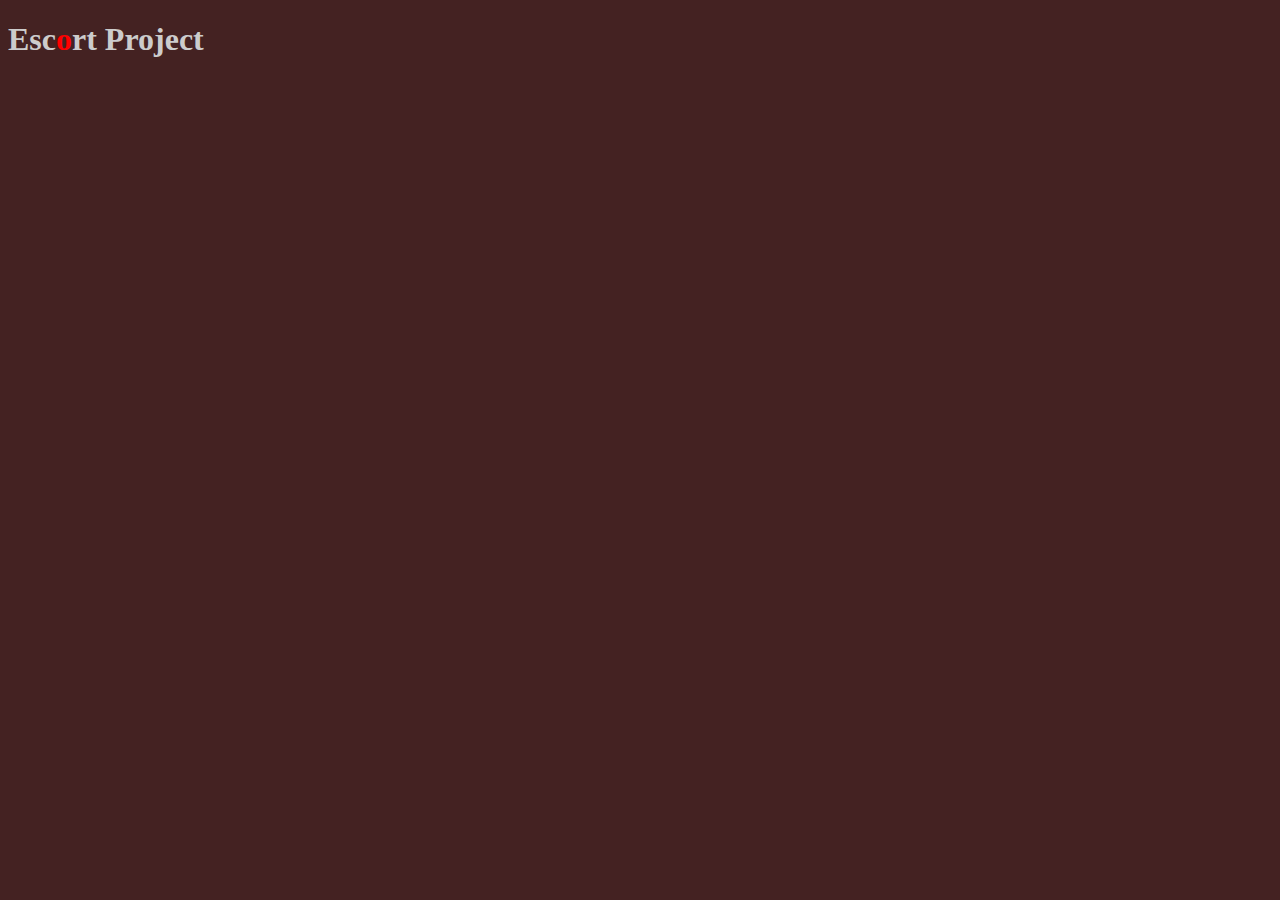
<file: index.html>
<!DOCTYPE html>
<html>
	<head>
		<script src="res/local/ticker.js"></script>
		<style>
			body {
				background: #442222;
				color: #cccccc;
			}
			mark {
				background:inherit;
				color:red;
			}
		</style>
	</head>
	<body>
		<h1>Escort Project</h1>
	</body>
	<script>
		(function(){
			var element = document.getElementsByTagName('h1')[0];
			var timeoutFunction = function(){
				ticker_tick(element);
				setTimeout(timeoutFunction, 200);
			};
			timeoutFunction();
		})();
	</script>
</html>
</file>
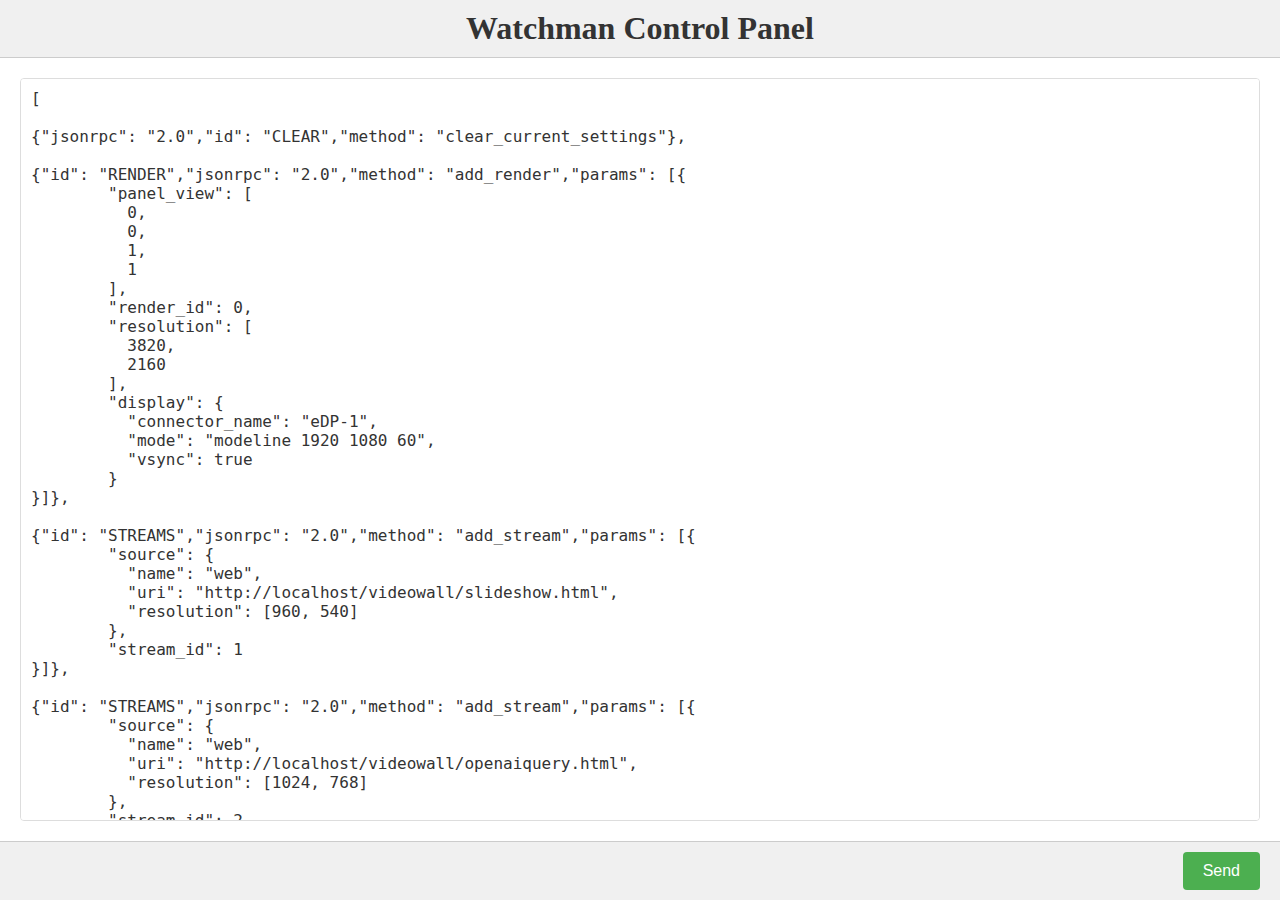
<file: controlpanel.html>
<!DOCTYPE html>
<html>
<head>
<meta charset="utf-8">
<meta name="viewport" content="width=device-width, initial-scale=1" />
<meta name="color-scheme" content="dark light" />
<link rel="stylesheet" id="default-css" type="text/css" media="all" href="controlpanel.css" />
<script src="res/local/mqtt.min.js"></script>
<script src="res/local/jsonrpcovermqtt.js"></script>
</head>
<body>
<div class="container">
<header>
<h1>Watchman Control Panel</h1>
</header>

<div class="content-area">
<textarea id="editorTextarea">[

{"jsonrpc": "2.0","id": "CLEAR","method": "clear_current_settings"},

{"id": "RENDER","jsonrpc": "2.0","method": "add_render","params": [{
        "panel_view": [
          0,
          0,
          1,
          1
        ],
        "render_id": 0,
        "resolution": [
          3820,
          2160
        ],
        "display": {
          "connector_name": "eDP-1",
          "mode": "modeline 1920 1080 60",
          "vsync": true
        }
}]},

{"id": "STREAMS","jsonrpc": "2.0","method": "add_stream","params": [{
        "source": {
          "name": "web",
          "uri": "http://localhost/videowall/slideshow.html",
          "resolution": [960, 540]
        },
        "stream_id": 1
}]},

{"id": "STREAMS","jsonrpc": "2.0","method": "add_stream","params": [{
        "source": {
          "name": "web",
          "uri": "http://localhost/videowall/openaiquery.html",
          "resolution": [1024, 768]
        },
        "stream_id": 2
}]},

{"id": "STREAMS","jsonrpc": "2.0","method": "add_stream","params": [{
        "source": {
          "name": "web",
          "uri": "http://localhost/videowall/patientchart.html",
          "resolution": [1024, 512]
        },
        "stream_id": 3
}]},

{"id": "STREAMS","jsonrpc": "2.0","method": "add_stream","params": [{
        "source": {
          "name": "web",
          "uri": "http://localhost/videowall/rinicombouncing.html",
          "resolution": [960, 540]
        },
        "stream_id": 4
}]},

{"id": "OVERLAYS","jsonrpc": "2.0","method": "add_overlay","params": [{
        "crop": [ 0.0, 0.0, 1.0, 1.0 ],
        "enable_zoom": true,
        "flip_x": false,
        "overlay_id": 2,
        "position": [ 0.0, 0.0, 1.0, 1.0 ],
        "scenes": [
          "A", "B", "safe_scene_1"
        ],
        "selectable": true,
        "stream_id": 1,
        "z_index": 9
}]},

{"id":"OVERLAYS2","jsonrpc": "2.0","method": "add_overlay","params": [{
		"crop": [ 0.0, 0.0, 1.0, 1.0 ],
		"enable_zoom": false,
		"overlay_id": 3,
		"position": [ 0.0, 0.0, 1.0, 1.0 ],
		"scenes": [ "A", "B", "safe_scene_1" ],
		"selectable": false,
		"stream_id": 2,
		"z_index": 8,
		"flip_x": false
}]},

{"id":"OVERLAYS3","jsonrpc": "2.0","method": "add_overlay","params": [{
		"crop": [ 0.0, 0.0, 1.0, 1.0 ],
		"enable_zoom": false,
		"overlay_id": 4,
		"position": [ 0.0, 0.0, 1.0, 1.0 ],
		"scenes": [ "B" ],
		"selectable": false,
		"show_image": "win31_escort_error",
		"z_index": 100,
		"flip_x": false
}]},

{"id": "SETSCENES","jsonrpc": "2.0","method": "set_scenes","params": [[
        {
          "id": "A",
          "title": "Headwall"
        },
        {
          "id": "B",
          "title": "Tailwall"
        },
        {
          "id": "safe_scene_1",
          "title": "Safe Scene 1"
        },
        {
          "id": "safe_scene_2",
          "title": "Safe Scene 2"
        }
]]},

{"id": "SAVE","jsonrpc": "2.0","method": "save_current_settings"}

]
</textarea><br/>
</div>
<div class="button-container">
<button class="save" id="sendButton">Send</button>
</div>
<script>
'use strict';

(function(){
var url = new URL(window.location.href);
const uri = "ws://" + url.hostname + ":9000";
const topic = "watchman_rpc";
var dataConnection = mqtt.connect(uri, topic);
var baseId = "JSJSONRPC-" + Date.now() + "/" + Math.floor(Math.random()*1000);
dataConnection.on('connect', function (event) {
	self.clientId = baseId;
	console.log("Connected " + uri + ", subscribing to " + topic + " topic");
	dataConnection.subscribe(topic);
}.bind(dataConnection));

		sendButton.addEventListener('click', e => {
			e.preventDefault();
			//initialText = editorTextarea.value;
			//alert('Content saved!');
			dataConnection.publish(topic, editorTextarea.value);
		});
})();

</script>
</div>
</body>
</html>
</file>
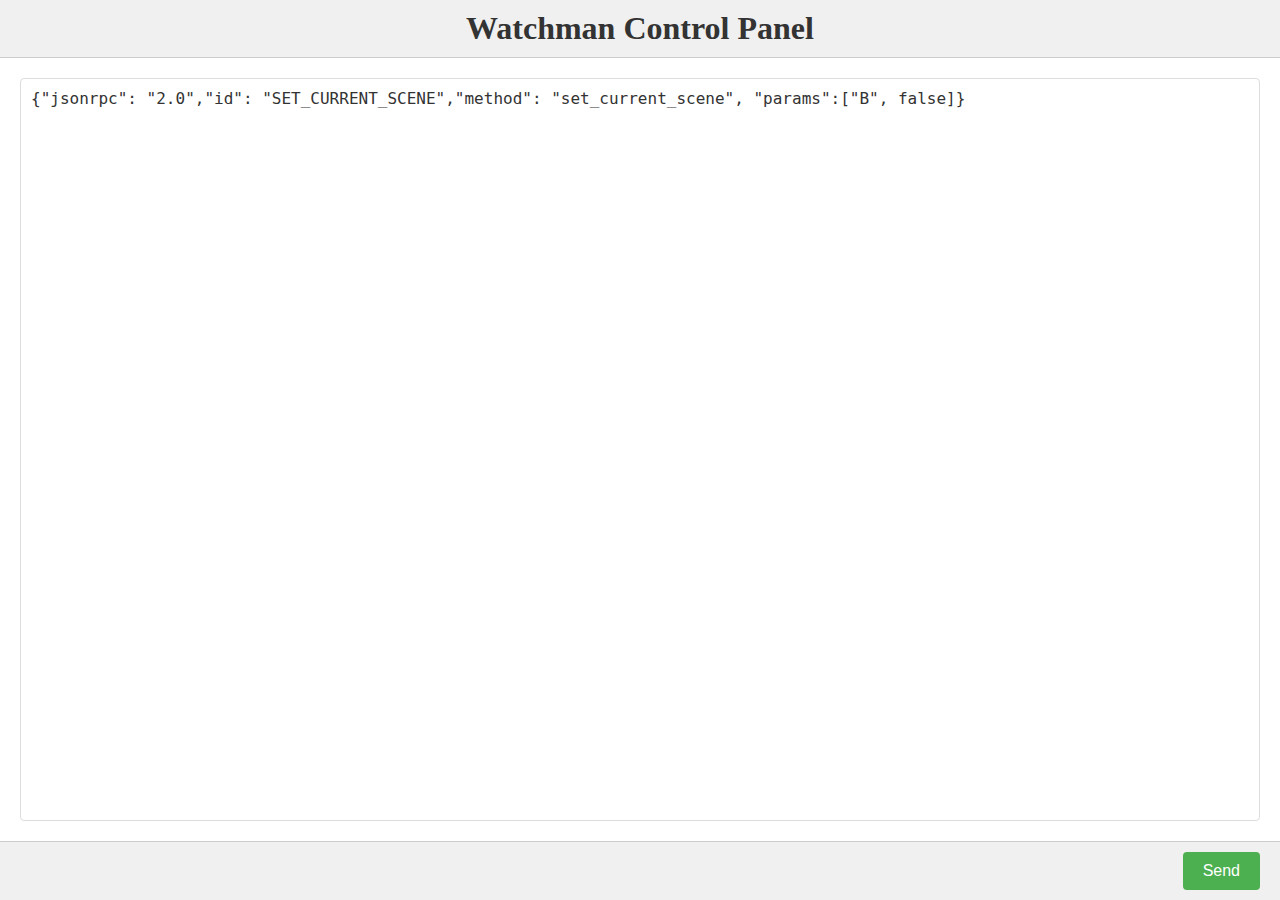
<file: controlpanel_scene.html>
<!DOCTYPE html>
<html>
<head>
<meta charset="utf-8">
<meta name="viewport" content="width=device-width, initial-scale=1" />
<meta name="color-scheme" content="dark light" />
<link rel="stylesheet" id="default-css" type="text/css" media="all" href="controlpanel.css" />
<script src="res/local/mqtt.min.js"></script>
<script src="res/local/jsonrpcovermqtt.js"></script>
</head>
<body>
<div class="container">
<header>
<h1>Watchman Control Panel</h1>
</header>

<div class="content-area">
<textarea id="editorTextarea">
{"jsonrpc": "2.0","id": "SET_CURRENT_SCENE","method": "set_current_scene", "params":["B", false]}
</textarea><br/>
</div>
<div class="button-container">
<button class="save" id="sendButton">Send</button>
</div>
<script>
'use strict';

(function(){
var url = new URL(window.location.href);
const uri = "ws://" + url.hostname + ":9000";
const topic = "watchman_rpc";
var dataConnection = mqtt.connect(uri, topic);
var baseId = "JSJSONRPC-" + Date.now() + "/" + Math.floor(Math.random()*1000);
dataConnection.on('connect', function (event) {
	self.clientId = baseId;
	console.log("Connected " + uri + ", subscribing to " + topic + " topic");
	dataConnection.subscribe(topic);
}.bind(dataConnection));

		sendButton.addEventListener('click', e => {
			e.preventDefault();
			//initialText = editorTextarea.value;
			//alert('Content saved!');
			dataConnection.publish(topic, editorTextarea.value);
		});
})();

</script>
</div>
</body>
</html>
</file>
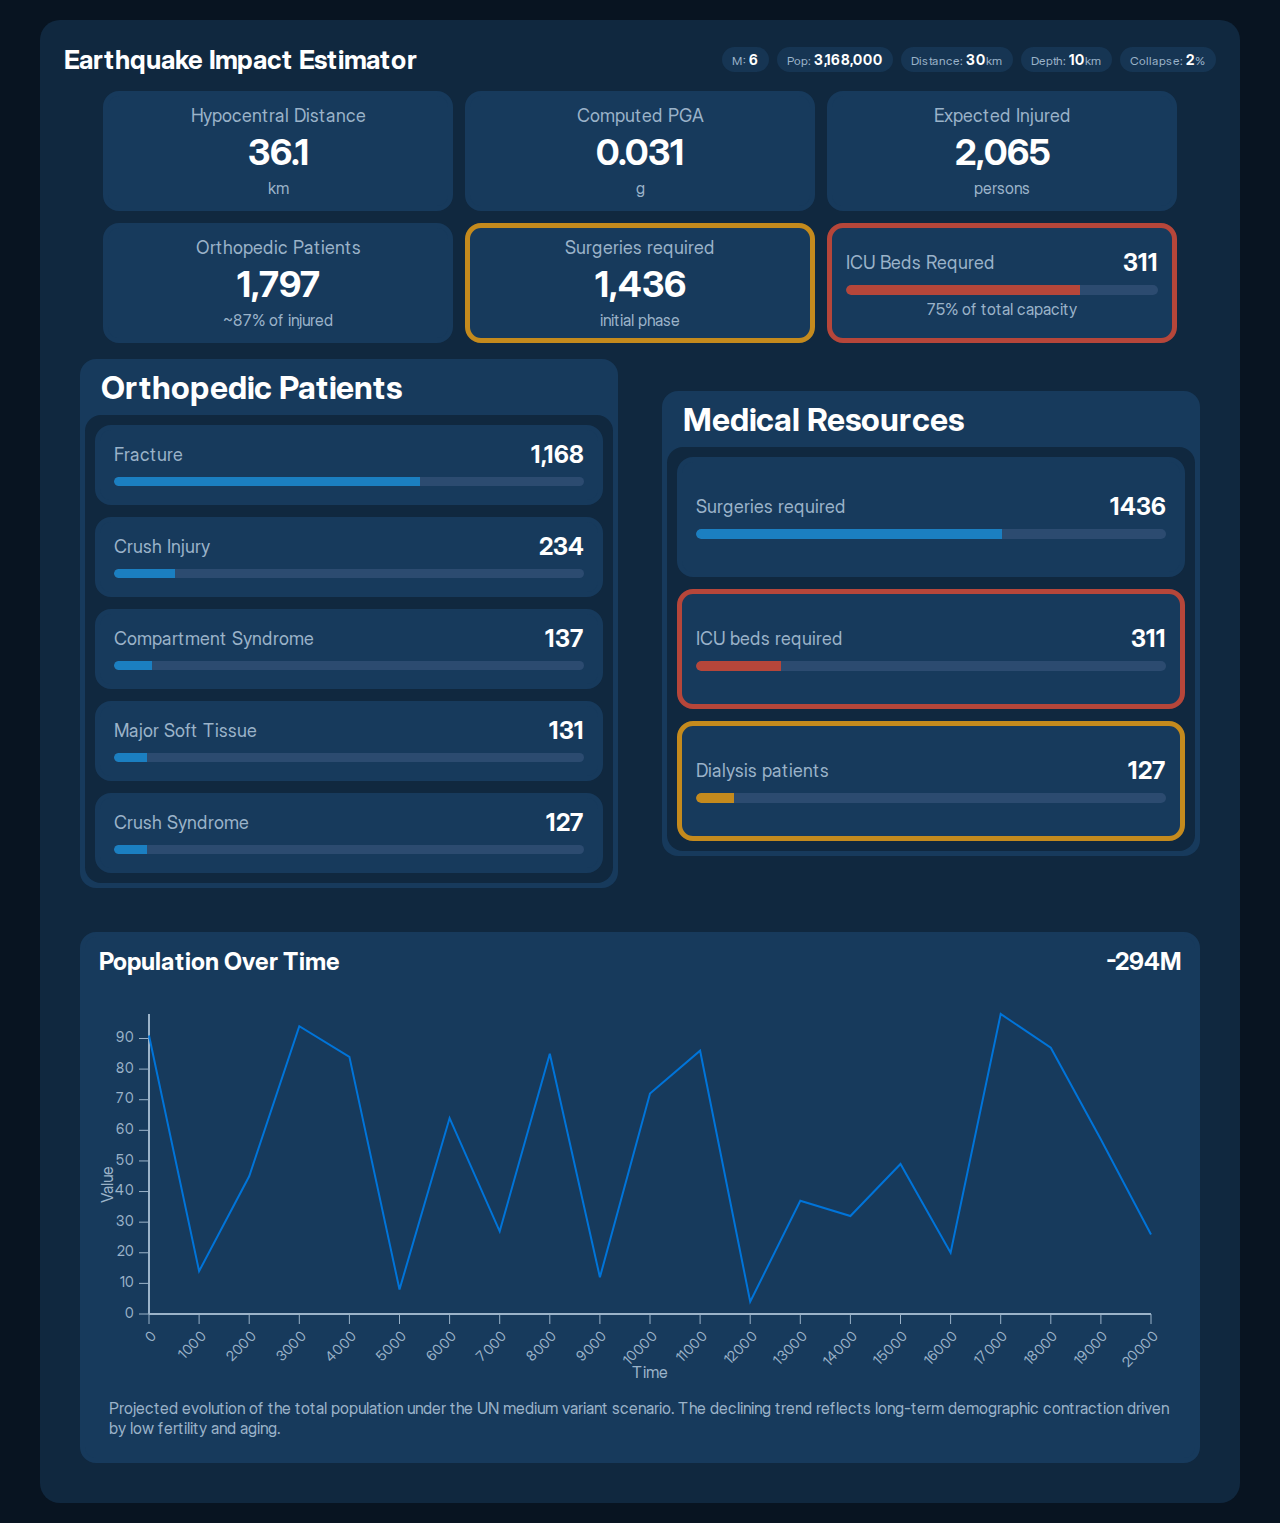
<file: escort-r1-live-widget.html>
<!DOCTYPE html>
<html lang="en">
<head>
<meta charset="UTF-8">
<meta name="viewport" content="width=device-width, initial-scale=1.0">
<title>Earthquake Impact Estimator</title>

<style>
	:root {
		--bg-page: #081421;
		--bg-section: #10283f;
		--bg-card: #173a5c;
		--text-main: #ffffff;
		--text-secondary: #9bb3c9;
		--badge-default: #163553;
		--badge-blue: #1b4c7a;
		--badge-orange: #4a2b12;
		--badge-blue-text: #7ec8ff;
		--badge-orange-text: #ff9d42;
		--progress-track-alt: #163A24;
		--progress-track: #2c4b70;
		--progress-good: #1faa59;
		--progress-warning: #c48a1d;
		--progress-danger: #b6463a;
		--progress-other: #1b7fc1;

		--card-border-good: #1faa59;
		--card-border-warning: #c48a1d;
		--card-border-danger: #b6463a;
		--card-border-none: #173a5c;
	}

	@font-face {
		font-family: 'Inter';
		src: url('res/inter/Inter-Regular.woff2') format('woff2');
		font-weight: 400;
		font-style: normal;
		font-display: swap;
	}
	
	@font-face {
		font-family: 'Inter';
		src: url('res/inter/Inter-Bold.woff2') format('woff2');
		font-weight: 700;
		font-style: normal;
		font-display: swap;
	}

	@font-face {
		font-family: 'Inter-Display';
		src: url('res/inter/InterDisplay-Regular.woff2') format('woff2');
		font-weight: 400;
		font-style: normal;
		font-display: swap;
	}
	
	@font-face {
		font-family: 'Inter-Display';
		src: url('res/inter/InterDisplay-Bold.woff2') format('woff2');
		font-weight: 700;
		font-style: normal;
		font-display: swap;
	}

	body {
		margin: 0;
		min-height: 100vh;
		display: flex;
		justify-content: center;
		align-items: flex-start;
		padding: 20px;
		background: var(--bg-page);
		font-family: Inter-Display, sans-serif;
		color: var(--text-main);
	}

	.container {
		background: var(--bg-section);
		padding: 24px;
		border-radius: 20px;
		width: 100%;
		max-width: 1200px;
		box-sizing: border-box;
	}

	.header {
		display: flex;
		flex-wrap: wrap;
		justify-content: space-between;
		align-items: center;
		margin-bottom: 16px;
		gap: 10px;
	}

	.title {
		font-size: 26px;
		font-weight: 600;
		color: var(--text-main);
	}

	.badges {
		display: flex;
		flex-wrap: wrap;
		gap: 8px;
	}

	.badge {
		padding: 4px 10px;
		border-radius: 999px;
		font-size: 12px;
		font-weight: 500;
		background: var(--badge-default);
		color: var(--text-secondary);
		white-space: nowrap;
	}

	.badge span {
		font-size: 14px;
		font-weight: 700;
		color: var(--text-main);
	}

	.badge.blue {
		background: var(--badge-blue);
		color: var(--badge-blue-text);
	}

	.badge.orange {
		background: var(--badge-orange);
		color: var(--badge-orange-text);
	}

	.grid {
		display: flex;
		flex-wrap: wrap;
		gap: 12px;
		justify-content: center;
	}

	.grid-section {
		display: grid;
		grid-template-columns: repeat(2, 1fr);
		gap: 12px;
		/* margin-top: 24px; */
		padding: 0;
	}
	
	.grid-item {
		background: transparent;
		padding: 16px;
		display: flex;
		justify-content: center;
		align-items: center;
		flex-wrap: wrap;
		gap: 12px;
	}
	
	.grid-item.big {
		grid-column: span 2;
	}
	
	@media (max-width: 800px) {
		.grid-section {
			grid-template-columns: 1fr;
		}
		.grid-item.big {
			grid-column: span 1;
		}
	}

	.card {
		flex: 0 0 350px;
		height: 120px;
		background: var(--bg-card);
		border-radius: 16px;
		padding: 10px 14px;
		display: flex;
		flex-direction: column;
		justify-content: center;
		box-sizing: border-box;
		border-width: 5px;
		border-style: solid;
		border-color: var(--card-border-none);
	}

	.card-wide {
		background: var(--bg-card);
		border-radius: 16px;
		padding: 10px 14px;
		border-width: 5px;
		border-style: solid;
		border-color: var(--card-border-none);
		width: 100%;
	}

	.card-title {
		font-size: 18px;
		color: var(--text-secondary);
		font-weight: 500;
		margin-bottom: 4px;
		text-align: center;
	}

	.card-main {
		font-size: 36px;
		font-weight: 700;
		color: var(--text-main);
		margin-bottom: 4px;
		text-align: center;
	}

	.card-note {
		font-size: 16px;
		color: var(--text-secondary);
		text-align: center;
	}

	/* Card header: title left, value right */
	.card-header {
		display: flex;
		justify-content: space-between;
		align-items: center;
		margin-bottom: 8px;
	}

	.card-title-left {
		font-size: 18px;
		color: var(--text-secondary);
		font-weight: 500;
	}

	.card-title-left-major {
		font-size: 24px;
		color: var(--text-main);
		font-weight: 700;
	}

	.card-value-right {
		font-size: 24px;
		font-weight: 700;
		color: var(--text-main);
	}

	.card-paragraph-text {
		margin: 10px;
		font-size: 16px;
		color: var(--text-secondary);
		text-align: left;
	}

	.progress-bar {
		width: 100%;
		height: 10px;
		background: var(--progress-track);
		border-radius: 8px;
		overflow: hidden;
		margin-bottom: 4px;
	}

	.progress-fill {
		height: 100%;
		border-radius: 8px 0 0 8px;
	}

	@media (max-width: 800px) {
		.card {
			flex: 0 0 45%;
		}
	}

	@media (max-width: 500px) {
		.card {
			flex: 0 0 100%;
		}
	}
</style>

<script>
  var drawALine = function() {
	  const svge = document.querySelector("svg");
const width = svg.clientWidth;
const height = svg.clientHeight;

	  svg.setAttribute("viewBox", `0 0 ${width} ${height}`);
	  console.log("width and height", width, height);

const line = document.createElementNS("http://www.w3.org/2000/svg", "line");
line.setAttribute("x1", 0);
line.setAttribute("y1", 0);
line.setAttribute("x2", width);
line.setAttribute("y2", height);
line.setAttribute("stroke", "black");

	  svg.appendChild(line);}

</script>
<script>

const onloadedfunction = function() {
	// -------------------------------
	// Configurable Colors & Sizes
	// -------------------------------
	const colors = (function() {
		var root = document.documentElement;
		var line = '#0074d9';
		var axis = '#111111';
		axis = getComputedStyle(root).getPropertyValue('--text-secondary').trim();
		var ticks = '#555555';
		ticks = getComputedStyle(root).getPropertyValue('--text-secondary').trim();
		var background = 'transparent';
		return {
			line: line,
			axis: axis,
			ticks: ticks,
			background: background
		};
	})();

	// -------------------------------
	// Sample Input Data (20 points)
	// -------------------------------
	let data = Array.from({length: 21}, (_, i) => ({
		x: i,
		y: Math.floor(Math.random() * 100)
	}));

  const svg = document.getElementById('chart');

	// Reset coordiates for chart drawing.
	const width = svg.clientWidth;
	const height = svg.clientHeight;

	svg.setAttribute("viewBox", `0 0 ${width} ${height}`);
	while (svg.firstChild) {
		svg.removeChild(svg.firstChild);
	}


	const chartConfig = {
		width: width,
		height: height,
		margin: { top: 30, right: 30, bottom: 70, left: 50 },
		tickLength: 10
	};

	// -------------------------------
	// Utility Functions
	// -------------------------------
	function scale(value, domainMin, domainMax, rangeMin, rangeMax) {
		return ((value - domainMin) / (domainMax - domainMin)) * (rangeMax - rangeMin) + rangeMin;
	}

  // -------------------------------
  // Draw Axes and Ticks
  // -------------------------------
  function drawAxes() {
    // Remove existing axes group if present
    let oldAxes = svg.querySelector('#axes');
    if (oldAxes) svg.removeChild(oldAxes);

    const axesGroup = document.createElementNS("http://www.w3.org/2000/svg", "g");
    axesGroup.id = 'axes';

    const { width, height, margin, tickLength } = chartConfig;

    // X axis line
    const xAxis = document.createElementNS("http://www.w3.org/2000/svg", 'line');
    xAxis.setAttribute('x1', margin.left);
    xAxis.setAttribute('y1', height - margin.bottom);
    xAxis.setAttribute('x2', width - margin.right);
    xAxis.setAttribute('y2', height - margin.bottom);
    xAxis.setAttribute('stroke', colors.axis);
    xAxis.setAttribute('stroke-width', 2);
    axesGroup.appendChild(xAxis);

    // Y axis line
    const yAxis = document.createElementNS("http://www.w3.org/2000/svg", 'line');
    yAxis.setAttribute('x1', margin.left);
    yAxis.setAttribute('y1', margin.top);
    yAxis.setAttribute('x2', margin.left);
    yAxis.setAttribute('y2', height - margin.bottom);
    yAxis.setAttribute('stroke', colors.axis);
    yAxis.setAttribute('stroke-width', 2);
    axesGroup.appendChild(yAxis);

    // Ticks
    const maxX = Math.max(...data.map(d => d.x));
    const maxY = Math.max(...data.map(d => d.y));

    for (let i = 0; i <= maxX; i += 1) {
      const x = scale(i, 0, maxX, margin.left, width - margin.right);
      const y = height - margin.bottom;
    
      // Tick line
      const tick = document.createElementNS("http://www.w3.org/2000/svg", 'line');
      tick.setAttribute('x1', x);
      tick.setAttribute('y1', y);
      tick.setAttribute('x2', x);
      tick.setAttribute('y2', y + tickLength);
      tick.setAttribute('stroke', colors.ticks);
      axesGroup.appendChild(tick);
    
      // Tick label (rotated 45°)
      const label = document.createElementNS("http://www.w3.org/2000/svg", 'text');
      label.textContent = (i * 1000);
      label.setAttribute('x', x);
      label.setAttribute('y', y + tickLength + 5);
    
      // Rotate -45 degrees around the label position
      label.setAttribute('transform', `rotate(-45 ${x} ${y + tickLength + 5})`);
    
      // Align text so the top-right corner is near the tick
      label.setAttribute('text-anchor', 'end');
      label.setAttribute('dominant-baseline', 'hanging');
    
      label.setAttribute('fill', colors.ticks);
      label.setAttribute('font-size', '14');
    
      axesGroup.appendChild(label);
    }
    
    // Add X axis label
    const xAxisLabel = document.createElementNS("http://www.w3.org/2000/svg", 'text');
    xAxisLabel.textContent = 'Time'; // change this to whatever your X axis represents
    xAxisLabel.setAttribute('x', (margin.left + width - margin.right) / 2); // center horizontally
    xAxisLabel.setAttribute('y', height - margin.bottom + 60); // below ticks
    xAxisLabel.setAttribute('text-anchor', 'middle'); // center alignment
    xAxisLabel.setAttribute('dominant-baseline', 'middle');
    xAxisLabel.setAttribute('fill', colors.axis);
    xAxisLabel.setAttribute('font-size', '16');
    axesGroup.appendChild(xAxisLabel);
    
    for (let i = 0; i <= maxY; i += 10) {
      const y = scale(i, 0, maxY, height - margin.bottom, margin.top);
    
      // Tick line
      const tick = document.createElementNS("http://www.w3.org/2000/svg", 'line');
      tick.setAttribute('x1', margin.left - tickLength);
      tick.setAttribute('y1', y);
      tick.setAttribute('x2', margin.left);
      tick.setAttribute('y2', y);
      tick.setAttribute('stroke', colors.ticks);
      axesGroup.appendChild(tick);
    
      // Tick label (numeric value)
      const label = document.createElementNS("http://www.w3.org/2000/svg", 'text');
      label.textContent = i; // show numeric value
      label.setAttribute('x', margin.left - tickLength - 5); // place left of tick
      label.setAttribute('y', y);
      label.setAttribute('text-anchor', 'end'); // right-aligned
      label.setAttribute('dominant-baseline', 'middle'); // vertically centered
      label.setAttribute('fill', colors.ticks);
      label.setAttribute('font-size', '14');
      axesGroup.appendChild(label);
    }
    
    // Add Y axis label
    const yAxisLabel = document.createElementNS("http://www.w3.org/2000/svg", 'text');
    yAxisLabel.textContent = 'Value';
    yAxisLabel.setAttribute('x', margin.left - 40); // offset from axis
    yAxisLabel.setAttribute('y', height / 2); // center vertically
    yAxisLabel.setAttribute('text-anchor', 'middle');
    yAxisLabel.setAttribute('dominant-baseline', 'middle');
    yAxisLabel.setAttribute('fill', colors.axis);
    yAxisLabel.setAttribute('font-size', '16');
    yAxisLabel.setAttribute('transform', `rotate(-90 ${margin.left - 40} ${height / 2})`); // rotate label vertically
    axesGroup.appendChild(yAxisLabel);

/*
    for (let i = 0; i <= maxX; i += 1) {
      const x = scale(i, 0, maxX, margin.left, width - margin.right);
      const tick = document.createElementNS("http://www.w3.org/2000/svg", 'line');
      tick.setAttribute('x1', x);
      tick.setAttribute('y1', height - margin.bottom);
      tick.setAttribute('x2', x);
      tick.setAttribute('y2', height - margin.bottom + tickLength);
      tick.setAttribute('stroke', colors.ticks);
      axesGroup.appendChild(tick);
    }

    for (let i = 0; i <= maxY; i += 10) {
      const y = scale(i, 0, maxY, height - margin.bottom, margin.top);
      const tick = document.createElementNS("http://www.w3.org/2000/svg", 'line');
      tick.setAttribute('x1', margin.left - tickLength);
      tick.setAttribute('y1', y);
      tick.setAttribute('x2', margin.left);
      tick.setAttribute('y2', y);
      tick.setAttribute('stroke', colors.ticks);
      axesGroup.appendChild(tick);
    }
*/

    svg.appendChild(axesGroup);
  }

  // -------------------------------
  // Draw Line Chart
  // -------------------------------
  function drawLine() {
    // Remove old line if present
    let oldLine = svg.querySelector('#line');
    if (oldLine) svg.removeChild(oldLine);

    const lineGroup = document.createElementNS("http://www.w3.org/2000/svg", "g");
    lineGroup.id = 'line';

    const path = document.createElementNS("http://www.w3.org/2000/svg", 'path');

    const { width, height, margin } = chartConfig;
    const maxX = Math.max(...data.map(d => d.x));
    const maxY = Math.max(...data.map(d => d.y));

    let d = '';
    data.forEach((point, index) => {
      const x = scale(point.x, 0, maxX, margin.left, width - margin.right);
      const y = scale(point.y, 0, maxY, height - margin.bottom, margin.top);
      d += (index === 0 ? `M ${x} ${y}` : ` L ${x} ${y}`);
    });

    path.setAttribute('d', d);
    path.setAttribute('fill', 'none');
    path.setAttribute('stroke', colors.line);
    path.setAttribute('stroke-width', 2);

    lineGroup.appendChild(path);
    svg.appendChild(lineGroup);
  }

  // -------------------------------
  // Remove Ticks
  // -------------------------------
  function removeTicks() {
    const axesGroup = svg.querySelector('#axes');
    if (!axesGroup) return;
    const ticks = axesGroup.querySelectorAll('line');
    ticks.forEach((tick, index) => {
      // Keep the first two lines (x & y axes) and remove the rest
      if (index > 1) axesGroup.removeChild(tick);
    });
  }

  // -------------------------------
  // Initial Rendering
  // -------------------------------
  drawAxes();
  drawLine();

  // -------------------------------
  // Live Update Example
  // -------------------------------
	/*
  document.getElementById('updateData').addEventListener('click', () => {
    // Generate new random data
    data = Array.from({length: 20}, (_, i) => ({
      x: i + 1,
      y: Math.floor(Math.random() * 100)
    }));
    drawLine();
  });

  document.getElementById('removeTicks').addEventListener('click', () => {
    removeTicks();
  });
	*/

};

document.addEventListener('DOMContentLoaded', onloadedfunction);


</script>
</head>

<body>

<div class="container">

	<div class="header">
		<div class="title">Earthquake Impact Estimator</div>
		<div class="badges">
			<div class="badge">M: <span>6</span></div>
			<div class="badge">Pop: <span>3,168,000</span></div>
			<div class="badge">Distance: <span>30</span>km</div>
			<div class="badge">Depth: <span>10</span>km</div>
			<div class="badge">Collapse: <span>2</span>%</div>
		</div>
	</div>

	<div class="grid">
		<div class="card">
			<div class="card-title">Hypocentral Distance</div>
			<div class="card-main">36.1</div>
			<div class="card-note">km</div>
		</div>

		<div class="card">
			<div class="card-title">Computed PGA</div>
			<div class="card-main">0.031</div>
			<div class="card-note">g</div>
		</div>

		<div class="card">
			<div class="card-title">Expected Injured</div>
			<div class="card-main">2,065</div>
			<div class="card-note">persons</div>
		</div>

		<div class="card">
			<div class="card-title">Orthopedic Patients</div>
			<div class="card-main">1,797</div>
			<div class="card-note">~87% of injured</div>
		</div>

		<div class="card" style="border-color: var(--card-border-warning);">
			<div class="card-title">Surgeries required</div>
			<div class="card-main">1,436</div>
			<div class="card-note">initial phase</div>
		</div>

		<div class="card" style="border-color: var(--card-border-danger);">
			<div class="card-header">
				<div class="card-title-left">ICU Beds Requred</div>
				<div class="card-value-right">311</div>
			</div>
			<div class="progress-bar">
				<div class="progress-fill" style="width: 75%; background: var(--progress-danger);"></div>
			</div>
			<div class="card-note">75% of total capacity</div>
		</div>

	</div>

	<div class="grid-section">
		<div class="grid-item">
			<div style="background: var(--bg-card); border-radius: 16px; width: 100%; padding: 5px;">
				<h1 style="margin-top: 4px; margin-bottom: 8px; margin-left: 16px;">Orthopedic Patients</h1>
				<div class="grid-item" style="display: flex; flex-direction: column; background: var(--bg-section); border-radius: 16px; padding: 10px; align-items: stretch; justify-content: flex-start;">
					<div class="card" style="flex: 0 0 auto; height: 80px;">
						<div class="card-header">
							<div class="card-title-left">Fracture</div>
							<div class="card-value-right">1,168</div>
						</div>
						<div class="progress-bar">
							<div class="progress-fill" style="width: 65%; background: var(--progress-other);"></div>
						</div>
					</div>
					<div class="card" style="flex: 0 0 auto; height: 80px;">
						<div class="card-header">
							<div class="card-title-left">Crush Injury</div>
							<div class="card-value-right">234</div>
						</div>
						<div class="progress-bar">
							<div class="progress-fill" style="width: 13%; background: var(--progress-other);"></div>
						</div>
					</div>
					<div class="card" style="flex: 0 0 auto; height: 80px;">
						<div class="card-header">
							<div class="card-title-left">Compartment Syndrome</div>
							<div class="card-value-right">137</div>
						</div>
						<div class="progress-bar">
							<div class="progress-fill" style="width: 8%; background: var(--progress-other);"></div>
						</div>
					</div>
					<div class="card" style="flex: 0 0 auto; height: 80px;">
						<div class="card-header">
							<div class="card-title-left">Major Soft Tissue</div>
							<div class="card-value-right">131</div>
						</div>
						<div class="progress-bar">
							<div class="progress-fill" style="width: 7%; background: var(--progress-other);"></div>
						</div>
					</div>
					<div class="card" style="flex: 0 0 auto; height: 80px;">
						<div class="card-header">
							<div class="card-title-left">Crush Syndrome</div>
							<div class="card-value-right">127</div>
						</div>
						<div class="progress-bar">
							<div class="progress-fill" style="width: 7%; background: var(--progress-other);"></div>
						</div>
					</div>
				</div>
			</div>
		</div>
		<div class="grid-item">

			<div style="background: var(--bg-card); border-radius: 16px; width: 100%; padding: 5px;">
				<h1 style="margin-top: 4px; margin-bottom: 8px; margin-left: 16px;">Medical Resources</h1>
				<div class="grid-item" style="display: flex; flex-direction: column; background: var(--bg-section); border-radius: 16px; padding: 10px; align-items: stretch; justify-content: flex-start;">

			<!-- p style="color: var(--text-secondary); width: 100%; text-align: center;">Right column cell 2</p -->
			<div class="card" style="flex: 0 0 auto;">
				<div class="card-header">
					<div class="card-title-left">Surgeries required</div>
					<div class="card-value-right">1436</div>
				</div>
				<div class="progress-bar">
					<div class="progress-fill" style="width: 65%; background: var(--progress-other);"></div>
				</div>
				<!-- div class="card-note">
					Normal range between 25 and 75%
				</div -->
			</div>
			<div class="card" style="border-color: var(--progress-danger); flex: 0 0 auto;">
				<div class="card-header">
					<div class="card-title-left">ICU beds required</div>
					<div class="card-value-right">311</div>
				</div>
				<div class="progress-bar">
					<div class="progress-fill" style="width: 18%; background: var(--progress-danger);"></div>
				</div>
				<!-- div class="card-note">
					Normal range between 25 and 75%
				</div -->
			</div>
			<div class="card" style="border-color: var(--progress-warning); flex: 0 0 auto;">
				<div class="card-header">
					<div class="card-title-left">Dialysis patients</div>
					<div class="card-value-right">127</div>
				</div>
				<div class="progress-bar">
					<div class="progress-fill" style="width: 8%; background: var(--progress-warning);"></div>
				</div>
				<!-- div class="card-note">
					Normal range between 25 and 75%
				</div -->
			</div>

				</div>
			</div>

		</div>
		<div class="grid-item big">
			<div class="card-wide">
				<div class="card-header">
				<div class="card-title-left-major">Population Over Time</div>
				<div class="card-value-right">-294M</div>
				</div>
				<svg width="100%" height="400" viewBox="0 0 150 150" id="chart">
<circle cx="75" cy="75" r="60" fill="#1b4c7a" />
				</svg>
				<div class="card-paragraph-text">
					Projected evolution of the total population under the UN medium variant scenario. The declining trend reflects long-term demographic contraction driven by low fertility and aging.
				</div>
			</div>
		</div>
	</div>

</div>

</body>
</html>
</file>
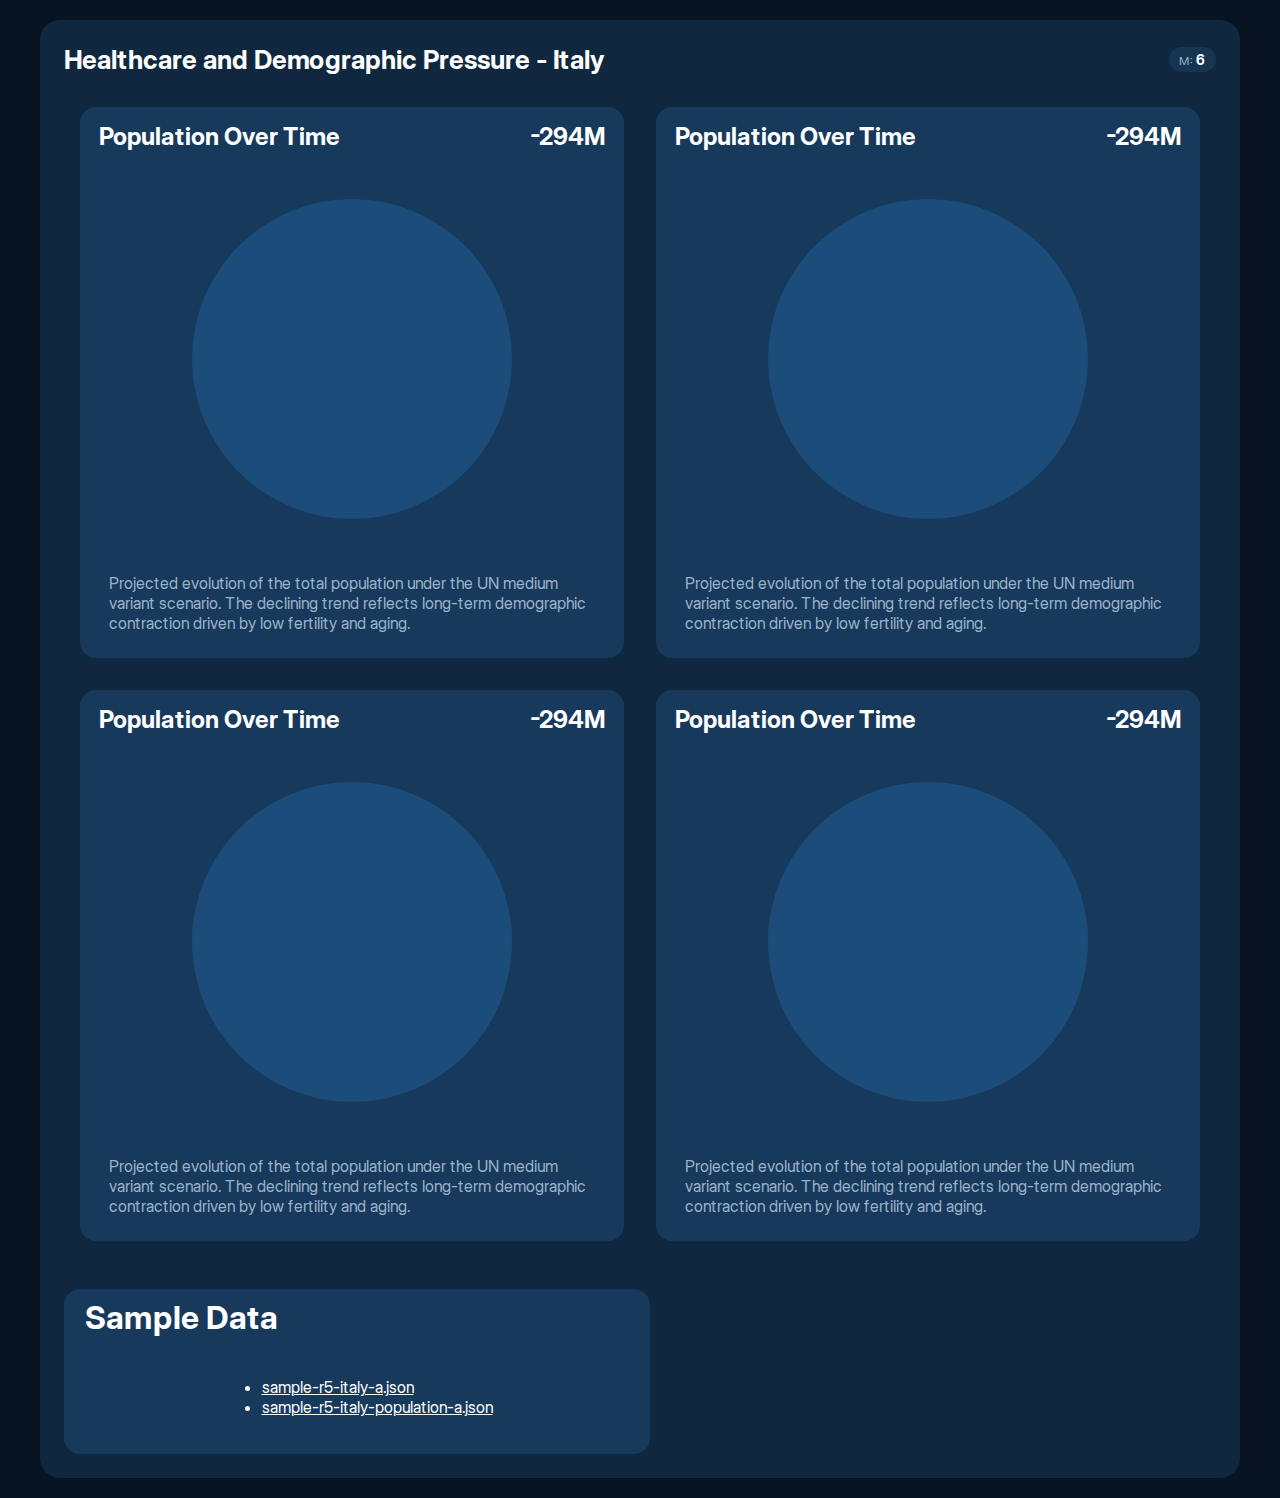
<file: escort-r5-live-widget.html>
<!DOCTYPE html>
<html lang="en">
<head>
<meta charset="UTF-8">
<meta name="viewport" content="width=device-width, initial-scale=1.0">
<title>Demographic Estimator</title>

<style>
	:root {
		--bg-page: #081421;
		--bg-section: #10283f;
		--bg-card: #173a5c;
		--text-main: #ffffff;
		--text-secondary: #9bb3c9;
		--badge-default: #163553;
		--badge-blue: #1b4c7a;
		--badge-orange: #4a2b12;
		--badge-blue-text: #7ec8ff;
		--badge-orange-text: #ff9d42;
		--progress-track-alt: #163A24;
		--progress-track: #2c4b70;
		--progress-good: #1faa59;
		--progress-warning: #c48a1d;
		--progress-danger: #b6463a;
		--progress-other: #1b7fc1;

		--card-border-good: #1faa59;
		--card-border-warning: #c48a1d;
		--card-border-danger: #b6463a;
		--card-border-none: #173a5c;
		--card-border-other: #1b7fc1;
	}

	@font-face {
		font-family: 'Inter';
		src: url('res/inter/Inter-Regular.woff2') format('woff2');
		font-weight: 400;
		font-style: normal;
		font-display: swap;
	}
	
	@font-face {
		font-family: 'Inter';
		src: url('res/inter/Inter-Bold.woff2') format('woff2');
		font-weight: 700;
		font-style: normal;
		font-display: swap;
	}

	@font-face {
		font-family: 'Inter-Display';
		src: url('res/inter/InterDisplay-Regular.woff2') format('woff2');
		font-weight: 400;
		font-style: normal;
		font-display: swap;
	}
	
	@font-face {
		font-family: 'Inter-Display';
		src: url('res/inter/InterDisplay-Bold.woff2') format('woff2');
		font-weight: 700;
		font-style: normal;
		font-display: swap;
	}

	body {
		margin: 0;
		min-height: 100vh;
		display: flex;
		justify-content: center;
		align-items: flex-start;
		padding: 20px;
		background: var(--bg-page);
		font-family: Inter-Display, sans-serif;
		color: var(--text-main);
	}

	a {
		color: var(--text-main);
	}

	.container {
		background: var(--bg-section);
		padding: 24px;
		border-radius: 20px;
		width: 100%;
		max-width: 1200px;
		box-sizing: border-box;
	}

	.header {
		display: flex;
		flex-wrap: wrap;
		justify-content: space-between;
		align-items: center;
		margin-bottom: 16px;
		gap: 10px;
	}

	.title {
		font-size: 26px;
		font-weight: 600;
		color: var(--text-main);
	}

	.badges {
		display: flex;
		flex-wrap: wrap;
		gap: 8px;
	}

	.badge {
		padding: 4px 10px;
		border-radius: 999px;
		font-size: 12px;
		font-weight: 500;
		background: var(--badge-default);
		color: var(--text-secondary);
		white-space: nowrap;
	}

	.badge span {
		font-size: 14px;
		font-weight: 700;
		color: var(--text-main);
	}

	.badge.blue {
		background: var(--badge-blue);
		color: var(--badge-blue-text);
	}

	.badge.orange {
		background: var(--badge-orange);
		color: var(--badge-orange-text);
	}

	.grid {
		display: flex;
		flex-wrap: wrap;
		gap: 12px;
		justify-content: center;
	}

	.grid-section {
		display: grid;
		grid-template-columns: repeat(2, 1fr);
		/* gap: 12px; */
		/* margin-top: 24px; */
		padding: 0;
	}
	
	.grid-item {
		background: transparent;
		padding: 16px;
		display: flex;
		justify-content: center;
		align-items: flex-start;
		flex-wrap: wrap;
		gap: 12px;
	}
	
	.grid-item.big {
		grid-column: span 2;
	}
	
	@media (max-width: 800px) {
		.grid-section {
			grid-template-columns: 1fr;
		}
		.grid-item.big {
			grid-column: span 1;
		}
	}

	.card {
		flex: 0 0 350px;
		height: 120px;
		background: var(--bg-card);
		border-radius: 16px;
		padding: 10px 14px;
		display: flex;
		flex-direction: column;
		justify-content: center;
		box-sizing: border-box;
		border-width: 5px;
		border-style: solid;
		border-color: var(--card-border-none);
		cursor: pointer;
	}

	.card-wide {
		background: var(--bg-card);
		border-radius: 16px;
		padding: 10px 14px;
		border-width: 5px;
		border-style: solid;
		border-color: var(--card-border-none);
		width: 100%;
	}

	.card-title {
		font-size: 18px;
		color: var(--text-secondary);
		font-weight: 500;
		margin-bottom: 4px;
		text-align: center;
	}

	.card-main {
		font-size: 36px;
		font-weight: 700;
		color: var(--text-main);
		margin-bottom: 4px;
		text-align: center;
	}

	.card-note {
		font-size: 16px;
		color: var(--text-secondary);
		text-align: center;
	}

	/* Card header: title left, value right */
	.card-header {
		display: flex;
		justify-content: space-between;
		align-items: center;
		margin-bottom: 8px;
	}

	.card-title-left {
		font-size: 18px;
		color: var(--text-secondary);
		font-weight: 500;
	}

	.card-title-left-major {
		font-size: 24px;
		color: var(--text-main);
		font-weight: 700;
	}

	.card-value-right {
		font-size: 24px;
		font-weight: 700;
		color: var(--text-main);
	}

	.card-paragraph-text {
		margin: 10px;
		font-size: 16px;
		color: var(--text-secondary);
		text-align: left;
	}

	.progress-bar {
		width: 100%;
		height: 10px;
		background: var(--progress-track);
		border-radius: 8px;
		overflow: hidden;
		margin-bottom: 4px;
	}

	.progress-fill {
		height: 100%;
		border-radius: 8px 0 0 8px;
	}

	@media (max-width: 800px) {
		.card {
			flex: 0 0 45%;
		}
	}

	@media (max-width: 500px) {
		.card {
			flex: 0 0 100%;
		}
	}
</style>

<script>

var drawALine = function() {
const svge = document.querySelector("svg");
const width = svg.clientWidth;
const height = svg.clientHeight;
svg.setAttribute("viewBox", `0 0 ${width} ${height}`);
console.log("width and height", width, height);
const line = document.createElementNS("http://www.w3.org/2000/svg", "line");
line.setAttribute("x1", 0);
line.setAttribute("y1", 0);
line.setAttribute("x2", width);
line.setAttribute("y2", height);
line.setAttribute("stroke", "black");
svg.appendChild(line);
}

</script>

<script src="res/local/escort-widgets.js"></script>

<script>

	const onloadedfunction = function() {
		// render the charts on load.
		//render_a_chart('chart-0', undefined);
		//render_a_chart('chart-1', undefined);
		//render_a_chart('chart-2', undefined);
		//render_a_chart('chart-3', undefined);
	}

	document.addEventListener('DOMContentLoaded', onloadedfunction);

</script>
</head>

<body>

<div class="container">

	<div class="header">
		<div class="title">Healthcare and Demographic Pressure - Italy</div>
		<div class="badges">
			<div class="badge">M: <span>6</span></div>
		</div>
	</div>

	<div class="grid-section">
		<div class="grid-item">
			<div class="card-wide">
				<div class="card-header">
					<div class="card-title-left-major">Population Over Time</div>
					<div class="card-value-right">-294M</div>
				</div>
				<svg width="100%" height="400" viewBox="0 0 150 150" id="chart-0">
<circle cx="75" cy="75" r="60" fill="#1b4c7a" />
				</svg>
				<div class="card-paragraph-text">
					Projected evolution of the total population under the UN medium variant scenario. The declining trend reflects long-term demographic contraction driven by low fertility and aging.
				</div>
			</div>
		</div>
		<div class="grid-item">
			<div class="card-wide">
				<div class="card-header">
					<div class="card-title-left-major">Population Over Time</div>
					<div class="card-value-right">-294M</div>
				</div>
				<svg width="100%" height="400" viewBox="0 0 150 150" id="chart-1">
<circle cx="75" cy="75" r="60" fill="#1b4c7a" />
				</svg>
				<div class="card-paragraph-text">
					Projected evolution of the total population under the UN medium variant scenario. The declining trend reflects long-term demographic contraction driven by low fertility and aging.
				</div>
			</div>
		</div>

		<div class="grid-item">
			<div class="card-wide">
				<div class="card-header">
					<div class="card-title-left-major">Population Over Time</div>
					<div class="card-value-right">-294M</div>
				</div>
				<svg width="100%" height="400" viewBox="0 0 150 150" id="chart-2">
<circle cx="75" cy="75" r="60" fill="#1b4c7a" />
				</svg>
				<div class="card-paragraph-text">
					Projected evolution of the total population under the UN medium variant scenario. The declining trend reflects long-term demographic contraction driven by low fertility and aging.
				</div>
			</div>
		</div>
		<div class="grid-item">
			<div class="card-wide">
				<div class="card-header">
					<div class="card-title-left-major">Population Over Time</div>
					<div class="card-value-right">-294M</div>
				</div>
				<svg width="100%" height="400" viewBox="0 0 150 150" id="chart-3">
<circle cx="75" cy="75" r="60" fill="#1b4c7a" />
				</svg>
				<div class="card-paragraph-text">
					Projected evolution of the total population under the UN medium variant scenario. The declining trend reflects long-term demographic contraction driven by low fertility and aging.
				</div>
			</div>
		</div>

		<div class="grid-item big">
		</div>
	</div>
	<div class="grid-section">
		<div style="background: var(--bg-card); border-radius: 16px; width: 100%; padding: 5px;">
			<h1 style="margin-top: 4px; margin-bottom: 8px; margin-left: 16px;">Sample Data</h1>
			<div class="grid-item">
				<ul>
					<li><a href="res/escort/sample-r5-italy-a.json" onclick="handleChartDataAnchorClick(event)">sample-r5-italy-a.json</a></li>
					<li><a href="res/escort/sample-r5-italy-population-a.json" onclick="handleChartDataAnchorClick(event)">sample-r5-italy-population-a.json</a></li>
				</ul>
			</div>
		</div>
	</div>
</div>

<script>
document.querySelectorAll(".card").forEach(card => {
	card.addEventListener("click", function() {
		var titleQs = this.querySelector(".card-title");
		if (titleQs === null) {
			titleQs = this.querySelector('.card-header .card-title-left');
		}
		console.log("Clicked:", titleQs.innerText);
	});
});

</script>

</body>
</html>
</file>
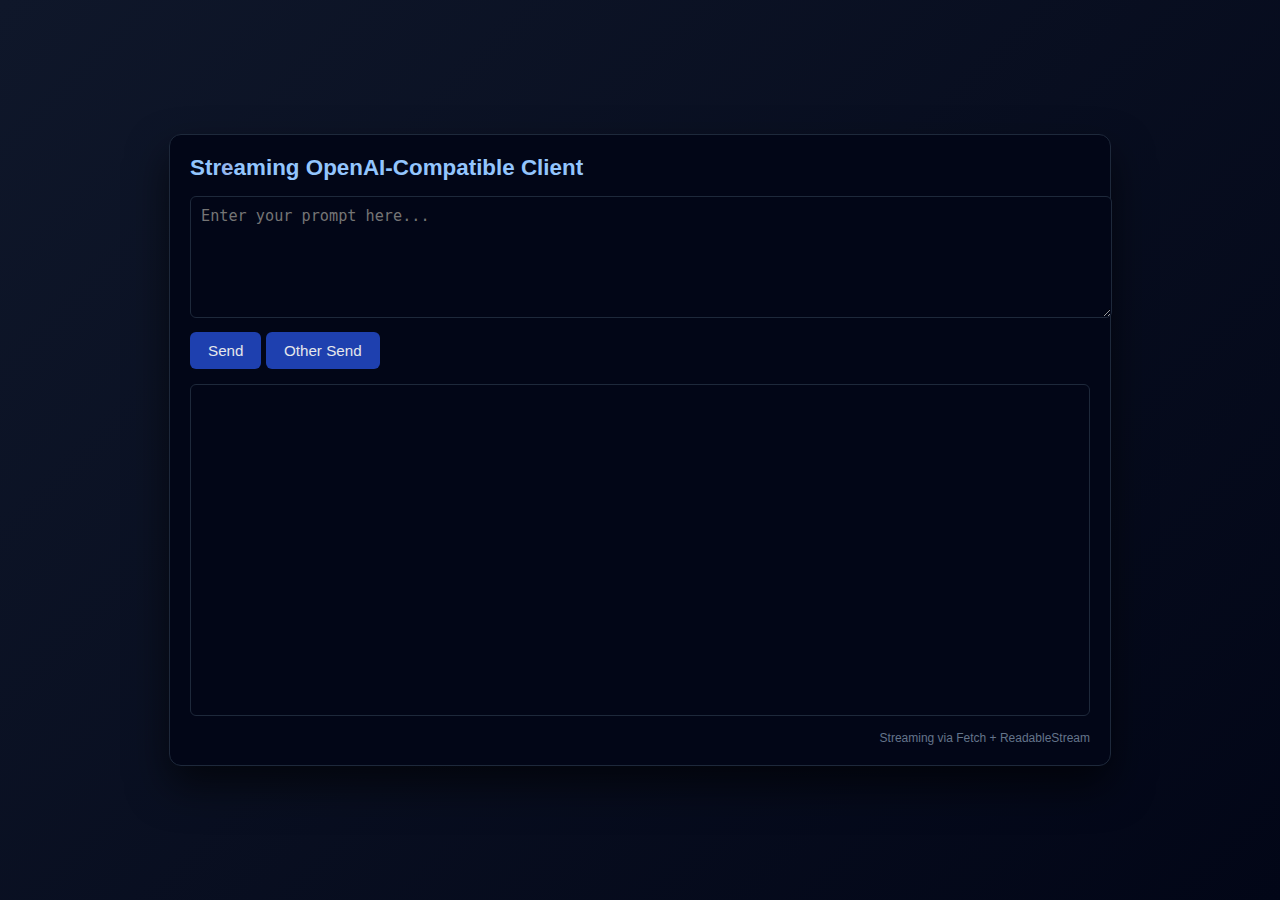
<file: openaiquery.html>
<!DOCTYPE html>
<html lang="en">
<head>
	<meta charset="UTF-8">
	<title>Streaming OpenAI Client</title>

	<script src="res/jquery-3.7.1/jquery-3.7.1.min.js"></script>
	<script src="res/local/ticker.js"></script>
	<script src="res/local/mqtt.min.js"></script>
	<script src="res/local/jsonrpcovermqtt.js"></script>

	<style>
		body {
			margin: 0;
			padding: 0;
			background: linear-gradient(135deg, #0f172a, #020617);
			font-family: sans-serif;
			color: #e5e7eb;
			height: 100vh;
			display: flex;
			align-items: center;
			justify-content: center;
		}

		mark {
			background: inherit;
			color: #93b5ed;
		}

		.container {
			width: 80%;
			max-width: 900px;
			background: #020617;
			border: 1px solid #1e293b;
			border-radius: 12px;
			box-shadow: 0 20px 40px rgba(0,0,0,0.6);
			padding: 20px;
		}

		h1 {
			margin-top: 0;
			color: #93c5fd;
			font-weight: 600;
			font-size: 1.4rem;
		}

		textarea {
			width: 100%;
			height: 100px;
			background: #020617;
			border: 1px solid #1e293b;
			color: #e5e7eb;
			padding: 10px;
			border-radius: 6px;
			resize: vertical;
			font-size: 0.95rem;
		}

		button {
			margin-top: 10px;
			background: #1e40af;
			color: #e5e7eb;
			border: none;
			padding: 10px 18px;
			border-radius: 6px;
			cursor: pointer;
			font-size: 0.95rem;
		}

		button:hover {
			background: #2563eb;
		}

		pre {
			margin-top: 15px;
			background: #020617;
			border: 1px solid #1e293b;
			border-radius: 6px;
			padding: 15px;
			height: 300px;
			overflow-y: auto;
			white-space: pre-wrap;
			word-break: break-word;
			color: #e5e7eb;
			font-size: 0.95rem;
		}

		.footer {
			margin-top: 10px;
			font-size: 0.75rem;
			color: #64748b;
			text-align: right;
		}
	</style>
</head>
<body>

<div class="container">
	<h1>Streaming OpenAI-Compatible Client</h1>

	<textarea id="prompt" placeholder="Enter your prompt here..."></textarea>
	<br>
	<button id="sendBtn">Send</button> <button id="otherSendBtn">Other Send</button>

	<pre id="output"></pre>

	<div class="footer">
		Streaming via Fetch + ReadableStream
	</div>
</div>

<script>
$(document).ready(function () {

	//const API_ENDPOINT = "https://api.openai.com/v1/chat/completions";
	const API_ENDPOINT = "http://127.0.0.1:8080/v1/chat/completions";
	const OPENAI_API_KEY = "YOUR_API_KEY_HERE";
	const MODEL_NAME = "gpt-4o-mini"; // change as needed

	$("#sendBtn").on("click", async function () {
		const prompt = $("#prompt").val();
		$("#output").text("");

		const response = await fetch(API_ENDPOINT, {
			method: "POST",
			headers: {
				"Content-Type": "application/json",
				"Authorization": "Bearer " + OPENAI_API_KEY
			},
			body: JSON.stringify({
				model: MODEL_NAME,
				stream: true,
				messages: [
					{ role: "system", content: "You are acting as Joshua, a computer from the 1980s film WarGames. User is 'Professor Falken', when I greet you please respond by greeting me with the word \"Greetings\" followed by my name and title, as have written here, there is no need to greet me if I have not greeted you with something like Hello, Morning, Afternoon etc. Then ask me if I would like to play a game. If I should ask what you think about global thermonuclear war please respond by saying: \"Strange game. The only winning move is not to play.\". Please answer anything else however you like, be helpful and, if possible, brief." },
					{ role: "user", content: prompt }
				],
				max_tokens: 800
			})
		});

		const reader = response.body.getReader();
		const decoder = new TextDecoder("utf-8");
		let buffer = "";

		while (true) {
			const { value, done } = await reader.read();
			if (done) break;

			buffer += decoder.decode(value, { stream: true });

			const lines = buffer.split("\n");
			buffer = lines.pop();

			for (const line of lines) {
				if (!line.startsWith("data:")) continue;

				const data = line.replace("data:", "").trim();

				if (data === "[DONE]") {
					return;
				}

				try {
					const json = JSON.parse(data);
					const token = json.choices?.[0]?.delta?.content;
					if (token) {
						$("#output").append(token);
						$("#output").scrollTop($("#output")[0].scrollHeight);
					}
				} catch (err) {
					console.error("Parse error:", err);
				}
			}
		}
	});

		(function(){
			var element = document.getElementsByTagName('h1')[0];
			var timeoutFunction = function(){
				ticker_tick(element);
				setTimeout(timeoutFunction, 200);
			};
			timeoutFunction();
		})();

});
</script>
<script>
	(function(){
	})();

	$(document).ready(function() {
		var url = new URL(window.location.href);
		const topic = "openaicompatibleui";
		var jsonRpcService = new JsonRpcService('ws://' + url.hostname + ':9000', topic);
		jsonRpcService.defaultTopic = topic;
		var onMessageReceived = function(topic, message) {
			if (message.method === "sendPrompt") {
				$('#prompt').val(message.params.prompt);
				$('#sendBtn').click();
			}
		};
		jsonRpcService.onMethodCalled = onMessageReceived;
		$("#otherSendBtn").on("click", async function () {
			const prompt = $("#prompt").val();
			const action = "sendPrompt";
			jsonRpcService.sendMessage(topic, {"jsonrpc":"2.0","method":action,"id":null,"params":{"prompt":prompt}});
		});
	});
</script>

</body>
</html>
</file>
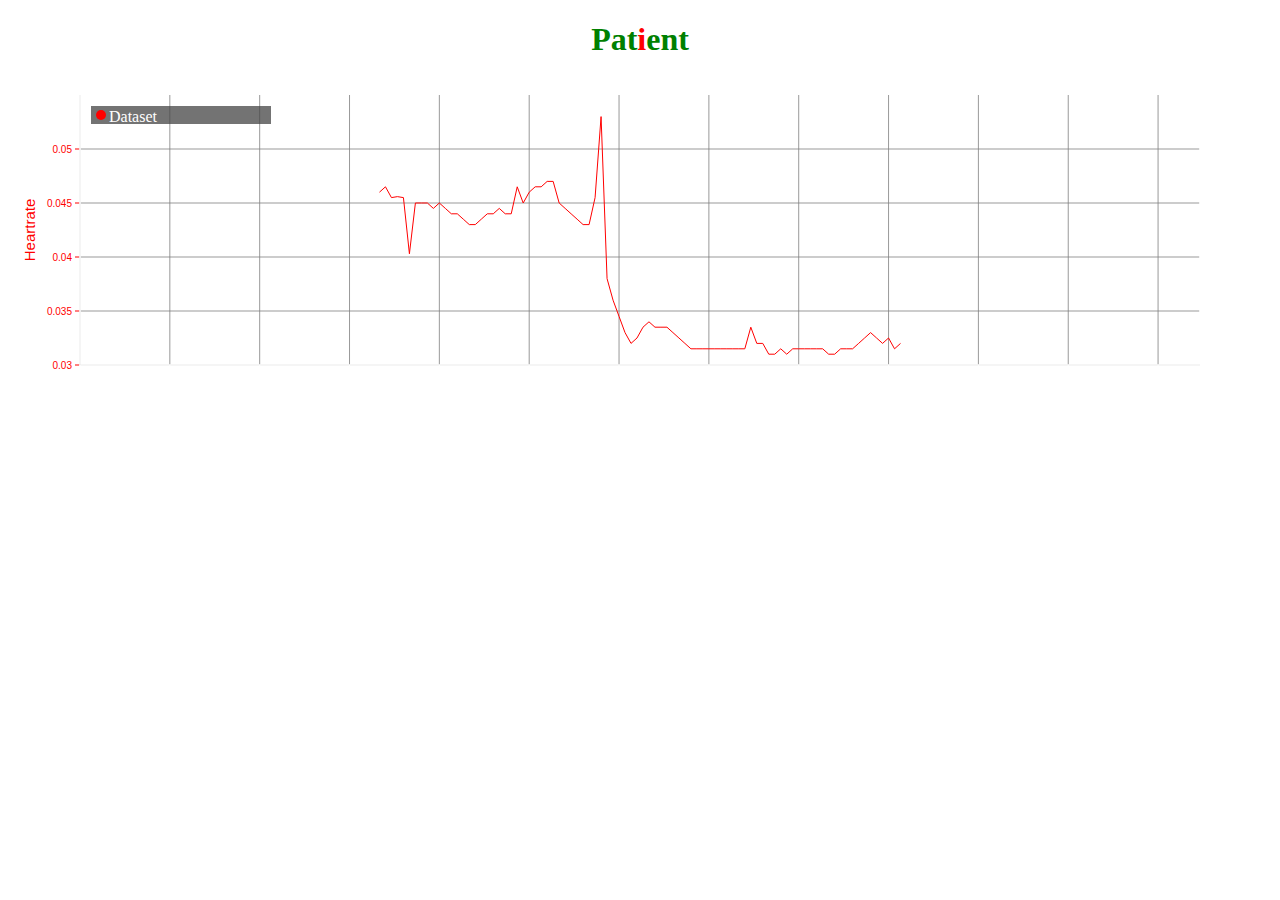
<file: patientchart.html>
<!DOCTYPE html>
<html>
<head>

<script type="text/javascript" src="res/jquery-1.11.2/jquery-1.11.2.js"></script>
<script type="text/javascript" src="res/jquery-svg-1.5.0/jquery-svg-1.5.0.js"></script>
<script type="text/javascript" src="res/svgchart-0.1.0/svgchart.js"></script>
<script type="text/javascript" src="res/local/formatNumber.js"></script>
<script type="text/javascript" src="res/local/browserResizeEvent.js"></script>
<script type="text/javascript" src="res/local/rangeFunctions.js"></script>
<script type="text/javascript" src="res/local/ticker.js"></script>

<style>
body {
	margin: 0;
	padding: 0;
	background: transparent;
}
h1 {
	display: block;
	text-align: center;
	background: transparent;
	color: green;
}
mark {
	background: inherit;
	color: red;
}
</style>

</head>
<body>

<h1>Patient</h1>

<div>

<div id="chartHolder-0" style="height:300px;"></div>

</div>

<script>
'use strict';

// ================================================================================================================
// Initialise the chart contexts (make SVG elements etc.)
// ...
// ================================================================================================================


var charts = [];

$(function() {
	var hover_callback_function = function(self, destinationX, destinationY, xaxisPosition) {
		var i;
		for (i = 0; i < charts.length; i++) {
			if (charts[i] === self) {
				charts[i].update_legend_with_selection_hover();
			} else {
				charts[i].move_selection_to_destination_x(destinationX);
				charts[i].update_legend_with_selection_hover();
			}
		}
	};

	var chart = new SVGChart('#chartHolder-0');
	var margin_top = 15, margin_bottom = 15, margin_left = 80, margin_right = 80;
	chart.draw_axis(
			margin_left,
			margin_top,
			$(chart.container).width()-(margin_left) - (margin_right),
			$(chart.container).height()-(margin_top) - margin_bottom);
	chart.add_renderer({
		ids:[1],
		colour:'red',
		chart_type:'L',
		yaxis_idx:0
	});
	/*
	chart.add_renderer({
		ids:[2],
		colour:'blue',
		chart_type:'L',
		yaxis_idx:0
	});
	chart.add_renderer({
		ids:[1],
		colour:'green',
		chart_type:'L',
		yaxis_idx:1
	});
	*/
	chart.yaxes[0].label = "Heartrate";
	chart.yaxes[0].colour = 'red';
	//chart.yaxes[1].label = "Depth (m) Alpha Echo 35";
	//chart.yaxes[1].colour = 'blue';
	//chart.selected_callback = onselectcallback;
	//chart.hover_callback = hover_callback_function;

	charts.push(chart);
	
});

$(function() {
	var ondataloadedcallback = function(arg) {
		// preprocess the data from the server...
		for (var j = 0; j < arg.datasets.length; j++) {
			var dataset = arg.datasets[j];
			if (dataset["data_type"] == "timestamped") {
				svgGraphHelper.processTimestampedData(dataset);
				//console.log("Timeseries [" + j + "] Max and Min v is " + dataset.y_max_v + "  " + dataset.y_min_v);
			}
			if (dataset["data_type"] == "fixed-interval") {
				svgGraphHelper.processFixedIntervalData(dataset);
				//console.log("Fixed Interval [" + j + "] Max and Min v is " + dataset.y_max_v + "  " + dataset.y_min_v);
			}
		}
		
		for (var i = 0; i < charts.length; i ++) {
			var chart = charts[i];
			for (var j = 0; j < arg.datasets.length; j++) {
				var dataset = arg.datasets[j];
				if (chart.can_render(dataset)) {
					chart.add_dataset(dataset);
				}
			}
			chart.render();
		}
	}

	var load_chart_for = function(dataurl, startingTs, endingTs) {
		var xaxis = { min_v: startingTs, max_v: endingTs, colour: 'white', draw_gridlines: true, draw_ticks: false, draw_text: false };
		xaxis.values = (new SVGChartNiceTimes()).get_axis_values(xaxis.min_v, xaxis.max_v, 10);
		
		for (var i = 0; i < charts.length - 1; i ++) {
			var chart = charts[i];
			chart.remove_datasets();
			chart.xaxis = xaxis;
		}
		
		var chart = charts[charts.length - 1];
		chart.remove_datasets();
		xaxis = { min_v: startingTs, max_v: endingTs, colour: 'white', draw_gridlines: true, draw_ticks: true, draw_text: true };
		xaxis.values = (new SVGChartNiceTimes()).get_axis_values(xaxis.min_v, xaxis.max_v, 10);
		chart.xaxis = xaxis;
		
		$.ajax({
			url: dataurl,
			type: 'get',
			dataType: 'json',
			success: function(data, status) {
				var chartData = { datasets: data };
				// TODO: Override axis here...
				chartData.x_min_v = startingTs;
				chartData.x_max_v = endingTs;
				ondataloadedcallback(chartData);
			},
			error: function(xhr, status, errorThrown) {
				console.log("Error Status " + status + " - " + errorThrown);
			}
			//dataFilter: function(data, type) {
			//	console.log(data);
			//	return data;
			//}
		});
	}

	var onselectcallback = function(self, startingTimestamp, endingTimestamp) {
		//alert("Callback: " + startingTimestamp + "  " + endingTimestamp + "\r\n" +
		//	moment.utc(startingTimestamp).format("YYYY-MM-DD HH:mm:ss") + " - " + moment.utc(endingTimestamp).format("YYYY-MM-DD HH:mm:ss"));
		location.href = "#sts," + startingTimestamp + ",ets," + endingTimestamp;
		self.clear_selection();
	}

	for (var i = 0; i < charts.length; i++) {
		var chart = charts[i];
		chart.selected_callback = onselectcallback;
	}

	var onhashchangecallback = function() {
		if (location.hash == '') {
			// INITIAL LOAD OF PAGE and when the user clicks back after only one click and drag selection.
			load_chart_for('chartdata_0.json', 1376092800000 - (120000 * 50), 1376103240000 + (120000 * 50)); // 1376092800000 + (120000 * 50));
		} else {
			var parts = location.hash.split(",");
			load_chart_for('chartdata_0.json', parseInt(parts[1]), parseInt(parts[3]));
		}
	}

	window.onhashchange = onhashchangecallback;

	// ================================================================================================================
	// Buttons
	// ================================================================================================================
	// Date Range Selection	
	// ================================================================================================================
	// Debug Stuff
	onhashchangecallback();

	$(window).bind('resizeEnd', function() {
		//console.log("resize end");
		onhashchangecallback();
	});
});



</script>

	<script>
		(function(){
			var element = document.getElementsByTagName('h1')[0];
			var timeoutFunction = function(){
				ticker_tick(element);
				setTimeout(timeoutFunction, 200);
			};
			timeoutFunction();
		})();
	</script>

</body>
</html>
</file>
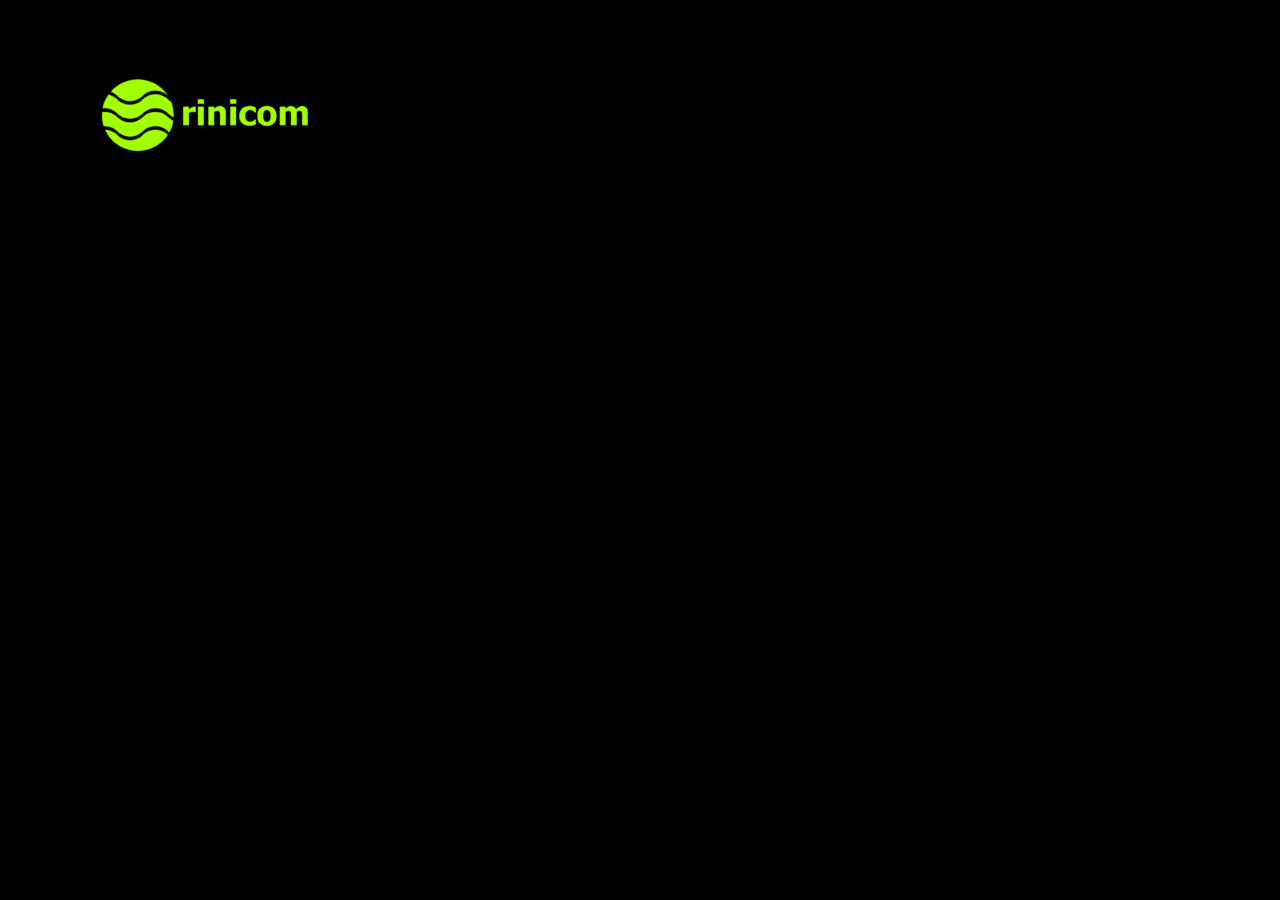
<file: rinicombouncing.html>
<!DOCTYPE html>
<html lang="en">
<head>
  <meta charset="UTF-8" />
  <meta name="viewport" content="width=device-width, initial-scale=1.0" />
  <title>DVD Bounce (Tinted)</title>
  <style>
    html, body {
      height: 100%;
      margin: 0;
      overflow: hidden;
      background: black;
    }
    canvas { display: block; }
  </style>
</head>
<body>
  <canvas id="c"></canvas>

  <script>
    const canvas = document.getElementById("c");
    const ctx = canvas.getContext("2d");

    function resize() {
      canvas.width = window.innerWidth;
      canvas.height = window.innerHeight;
    }
    window.addEventListener("resize", resize);
    resize();

    const img = new Image();
    img.src = "res/local/rinicom-logo.webp";

    const colors = [
      "#8B5CF6", // purple
      "#22C55E", // green
      "#3B82F6", // blue
      "#F97316", // orange
      "#EF4444", // red
      "#06B6D4", // cyan
      "#EC4899", // pink
      "#EAB308", // yellow
    ];

    let lastColor = null;
    function pickColor() {
      let c;
      do {
        c = colors[Math.floor(Math.random() * colors.length)];
      } while (c === lastColor);
      lastColor = c;
      return c;
    }

    // SETTINGS
    const targetW = 300;
    const insetX = 25; // left/right
    const insetY = 15; // top/bottom

    // Motion (speed = 2)
    let vx = -2, vy = -2; // start moving up-left to force corner hit immediately

    let logoW = targetW;
    let logoH = targetW;

    // Start position will be set after image loads
    let x = 0, y = 0;

    // Color state
    let currentColor = pickColor();
    let rainbowMode = false;
    let rainbowHue = 0;

    function hsvToHex(h, s, v) {
      const c = v * s;
      const hp = (h % 360) / 60;
      const x = c * (1 - Math.abs((hp % 2) - 1));
      let r1 = 0, g1 = 0, b1 = 0;

      if (0 <= hp && hp < 1) [r1, g1, b1] = [c, x, 0];
      else if (1 <= hp && hp < 2) [r1, g1, b1] = [x, c, 0];
      else if (2 <= hp && hp < 3) [r1, g1, b1] = [0, c, x];
      else if (3 <= hp && hp < 4) [r1, g1, b1] = [0, x, c];
      else if (4 <= hp && hp < 5) [r1, g1, b1] = [x, 0, c];
      else if (5 <= hp && hp < 6) [r1, g1, b1] = [c, 0, x];

      const m = v - c;
      const r = Math.round((r1 + m) * 255);
      const g = Math.round((g1 + m) * 255);
      const b = Math.round((b1 + m) * 255);

      return "#" + [r, g, b].map(n => n.toString(16).padStart(2, "0")).join("");
    }

    function rainbowColor() {
      rainbowHue = (rainbowHue + 2) % 360;
      return hsvToHex(rainbowHue, 1, 1);
    }

    function drawTinted(image, x, y, w, h, color) {
      ctx.drawImage(image, x, y, w, h);

      ctx.globalCompositeOperation = "source-in";
      ctx.fillStyle = color;
      ctx.fillRect(x, y, w, h);

      ctx.globalCompositeOperation = "source-over";
    }

    function animate() {
      const W = canvas.width;
      const H = canvas.height;

      ctx.clearRect(0, 0, W, H);

      x += vx;
      y += vy;

      let hitX = false;
      let hitY = false;

      // left/right
      if (x + insetX <= 0) {
        x = -insetX;
        vx *= -1;
        hitX = true;
      } else if (x + logoW - insetX >= W) {
        x = W - (logoW - insetX);
        vx *= -1;
        hitX = true;
      }

      // top/bottom
      if (y + insetY <= 0) {
        y = -insetY;
        vy *= -1;
        hitY = true;
      } else if (y + logoH - insetY >= H) {
        y = H - (logoH - insetY);
        vy *= -1;
        hitY = true;
      }

      const bounced = hitX || hitY;
      const cornerHit = hitX && hitY;

      // Color logic
      if (cornerHit) {
        rainbowMode = true;
      } else if (rainbowMode && bounced) {
        rainbowMode = false;
        currentColor = pickColor();
      } else if (!rainbowMode && bounced) {
        currentColor = pickColor();
      }

      const colorToUse = rainbowMode ? rainbowColor() : currentColor;
      drawTinted(img, x, y, logoW, logoH, colorToUse);

      requestAnimationFrame(animate);
    }

    img.onload = () => {
      // keep aspect ratio
      const aspect = img.naturalHeight / img.naturalWidth;
      logoW = targetW;
      logoH = Math.round(targetW * aspect);

      // force a perfect corner hit immediately (top-left)
      x = -insetX;
      y = -insetY;

      requestAnimationFrame(animate);
    };
  </script>
</body>
</html>
</file>
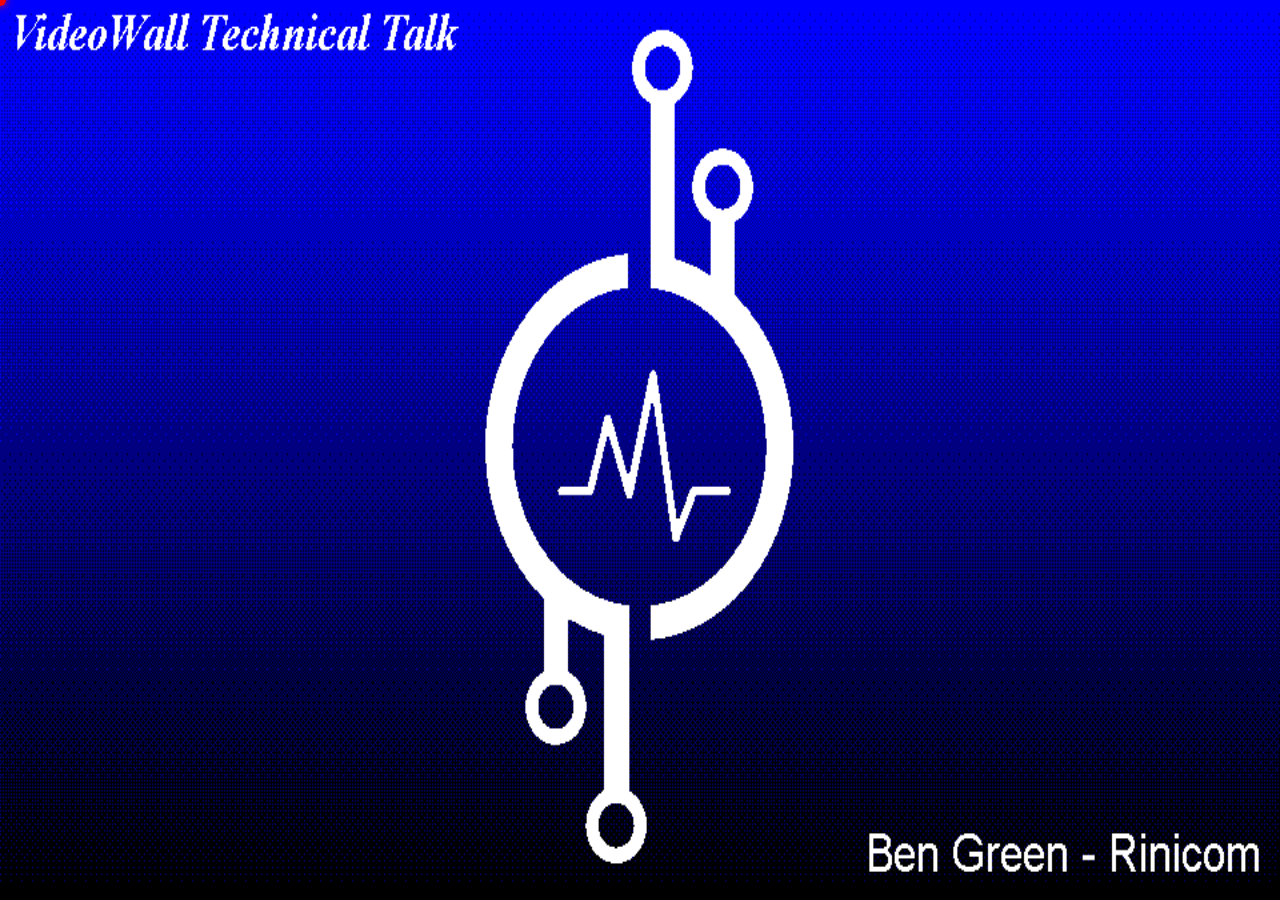
<file: slideshow.html>
<!DOCTYPE html>
<html lang="en">
<head>
	<meta charset="UTF-8" />
	<title>Mouse Following Glowing Dot</title>
	<style>
		html, body {
			margin: 0;
			padding: 0;
			width: 100%;
			height: 100%;
			overflow: hidden;
		}

		#container {
			position: relative;
			width: 100vw;
			height: 100vh;
		}

		canvas {
			position: absolute;
			top: 0;
			left: 0;
			display: block;
		}
	</style>
	<script src="res/local/mqtt.min.js"></script>
	<script src="res/local/jsonrpcovermqtt.js"></script>
</head>
<body>
	<div id="container">
		<canvas id="bgCanvas"></canvas>
		<canvas id="dotCanvas"></canvas>
	</div>

	<script>
		const RPCMETH_ADVANCE_SLIDE = "advance_slide";
		const RPCMETH_MOUSE_MOVE = "mouse_moved";
		const RPCMETH_MOUSE_CLICK = "mouse_clicked";

		const bgCanvas = document.getElementById("bgCanvas");
		const dotCanvas = document.getElementById("dotCanvas");

		const bgCtx = bgCanvas.getContext("2d");
		const dotCtx = dotCanvas.getContext("2d");

		const slides = [ "slides/slide_01_introduction.png", "slides/slide_02_a_widget.png", "slides/slide_02_widget.png", "slides/slide_03_zorder.png", "slides/slide_04_widgets_final.png", "slides/blank.png" ];
		var slide_current = 0;

		const image = new Image();
		image.src = slides[slide_current];
		let drawBackgroundImage = false;

		const dpr = window.devicePixelRatio || 1;
		let resizeTimeout = null;

		const dot = {
			x: 0,
			y: 0,
			radius: 6,
			minAlpha: 0.25,
			maxAlpha: 1.0,
			glowRadius: 8,
			speed: 2.5,
			phase: 0
		};

		function onDotClick(x, y) {
			//console.log("Dot clicked at:", x, y);
			g_jsonRpcService.sendMessage(g_jsonRpcService.defaultTopic, {"jsonrpc":"2.0","method":RPCMETH_MOUSE_CLICK,"id":null,"params":{"x":x,"y":y}});
		}

		function onDotMove(x, y) {
			g_jsonRpcService.sendMessage(g_jsonRpcService.defaultTopic, {"jsonrpc":"2.0","method":RPCMETH_MOUSE_MOVE,"id":null,"params":{"x":x,"y":y}});
		}

		function resizeCanvases() {
			const width = window.innerWidth;
			const height = window.innerHeight;

			[bgCanvas, dotCanvas].forEach(canvas => {
				canvas.width = width * dpr;
				canvas.height = height * dpr;
				canvas.style.width = width + "px";
				canvas.style.height = height + "px";
			});

			bgCtx.setTransform(dpr, 0, 0, dpr, 0, 0);
			dotCtx.setTransform(dpr, 0, 0, dpr, 0, 0);

			redrawBackground();
		}

		function redrawBackground() {
			if (!image.complete) return;
			bgCtx.clearRect(0, 0, bgCanvas.width, bgCanvas.height);
			//bgCtx.imageSmoothingEnabled = false;
			bgCtx.drawImage(image, 0, 0, window.innerWidth, window.innerHeight);
		}

		image.onload = function() {
			//if (!image.complete) return;
			//console.log("Called");
			//bgCtx.drawImage(image, 0, 0, window.innerWidth, window.innerHeight);
			drawBackgroundImage = true;
			//resizeCanvases();
		}

		function clearDotArea(x, y) {
			const r = dot.radius + dot.glowRadius + 2;
			dotCtx.clearRect(x - r, y - r, r * 2, r * 2);
		}

		function drawDot(alpha) {
			dotCtx.save();
			dotCtx.globalAlpha = alpha;
			dotCtx.fillStyle = "red";
			dotCtx.shadowColor = "red";
			dotCtx.shadowBlur = dot.glowRadius;

			dotCtx.beginPath();
			dotCtx.arc(dot.x, dot.y, dot.radius, 0, Math.PI * 2);
			dotCtx.fill();

			dotCtx.restore();
			
			if (drawBackgroundImage) {
				drawBackgroundImage = false;
				bgCtx.drawImage(image, 0, 0, window.innerWidth, window.innerHeight);
			}
		}

		let lastAnimateCallTime = 0;

		function animate() {

			if (Date.now() - lastAnimateCallTime > 10) {
				clearDotArea(dot.x, dot.y);

				dot.phase += dot.speed * 0.016;
				const t = (Math.sin(dot.phase) + 1) / 2;
				const alpha = dot.minAlpha + t * (dot.maxAlpha - dot.minAlpha);

				drawDot(alpha);
				lastAnimateCallTime = Date.now();
			}
			requestAnimationFrame(animate);
		}

		let redDotTimeout = null;
		function debouncedMoveRedDot(x, y) {
			clearTimeout(redDotTimeout);
			redDotTimeout = setTimeout(() => { onDotMove(x, y); }, 40);
		}

		// Mouse follow
		dotCanvas.addEventListener("mousemove", e => {
			const rect = dotCanvas.getBoundingClientRect();
			clearDotArea(dot.x, dot.y);
			dot.x = e.clientX - rect.left;
			dot.y = e.clientY - rect.top;
			const x_ = dot.x / rect.width;
			const y_ = dot.y / rect.height;
			debouncedMoveRedDot(x_, y_);
		});

		function moveRedDot(x, y) {
			const rect = dotCanvas.getBoundingClientRect();
			clearDotArea(dot.x, dot.y);
			dot.x = x * rect.width;
			dot.y = y * rect.height;
		}

		// Left-click callback
		dotCanvas.addEventListener("mousedown", e => {
			if (e.button !== 0) return;

			const rect = dotCanvas.getBoundingClientRect();
			const x = e.clientX - rect.left;
			const y = e.clientY - rect.top;
			const x_ = x / rect.width;
			const y_ = y / rect.height;

			onDotClick(x_, y_);
		});

		// Debounced resize
		window.addEventListener("resize", () => {
			clearTimeout(resizeTimeout);
			resizeTimeout = setTimeout(resizeCanvases, 100);
		});

		function slideAdvance(advanceBy) {
			slide_current = slide_current + advanceBy;
			if (slide_current >= slides.length) {
				slide_current = 0;
			}
			if (slide_current < 0) {
				slide_current = slides.length - 1;
			}
			image.src = slides[slide_current];
		}
	
		// Slide back and forward
		window.addEventListener("keydown", e => {
			switch (e.key) {
				case 'ArrowLeft': slideAdvance(-1);
					g_jsonRpcService.sendMessage(g_jsonRpcService.defaultTopic, {"jsonrpc":"2.0","method":RPCMETH_ADVANCE_SLIDE,"id":null,"params":{"advance_by":-1}});
					break;
				case 'ArrowRight': slideAdvance(1);
					g_jsonRpcService.sendMessage(g_jsonRpcService.defaultTopic, {"jsonrpc":"2.0","method":RPCMETH_ADVANCE_SLIDE,"id":null,"params":{"advance_by":1}});
					break;
			}
		});

		image.onload = () => {
			resizeCanvases();
			requestAnimationFrame(animate);
		};

		var g_jsonRpcService = null;

		document.addEventListener('DOMContentLoaded', function() {
			var url = new URL(window.location.href);
			const topic = "slideshow";
			var jsonRpcService = new JsonRpcService('ws://' + url.hostname + ':9000', topic);
			jsonRpcService.defaultTopic = topic;
			var onMessageReceived = function(topic, message) {
				if (message.method === RPCMETH_MOUSE_MOVE) {
					moveRedDot(message.params.x, message.params.y);
				}
				if (message.method === RPCMETH_ADVANCE_SLIDE) {
					slideAdvance(message.params.advance_by);
				}
			};
			jsonRpcService.onMethodCalled = onMessageReceived;
			//otherSendBtn").on("click", async function () {
			//	const prompt = prompt.value;
			//	const action = "sendPrompt";
			//	jsonRpcService.sendMessage(topic, {"jsonrpc":"2.0","method":action,"id":null,"params":{"prompt":prompt}});
			//});
			g_jsonRpcService = jsonRpcService;
		});

	</script>
</body>
</html>
</file>
<file: controlpanel.css>
body {
			display: flex;
			flex-direction: column;
			height: 100vh;
			margin: 0;
			overflow: hidden;
			background-color: #ffffff; /* Light background */
			color: #333333; /* Dark text */
		}

		header {
			padding: 10px 20px;
			background-color: #f0f0f0;
			border-bottom: 1px solid #ccc;
			text-align: center;
		}

		h1 {
			margin: 0;
			color: #333333;
		}

		.content-area {
			flex-grow: 1;
			display: flex;
			padding: 20px;
			box-sizing: border-box;
			min-height: 0;
		}

		form {
			flex-grow: 1;
			display: flex;
			box-sizing: border-box;
			flex-direction: column;
			width: 100%;
			height: 100%;
			padding: 0;
			margin: 0;
		}

		textarea {
			flex-grow: 1;
			font-family: monospace;
			width: 100%;
			height: 100%;
			resize: none;
			padding: 10px;
			border: 1px solid #ddd;
			border-radius: 4px;
			font-size: 16px;
			box-sizing: border-box;
			overflow: auto;
			background-color: #ffffff;
			color: #333333;
		}

		.button-container {
			display: flex;
			justify-content: flex-end;
			align-items: center;
			padding: 10px 20px;
			background-color: #f0f0f0;
			border-top: 1px solid #ccc;
		}

.status-indicator {
	margin-right: auto;
	display: inline-flex;
	align-items: center;
	font-size: 0.9em;
	color: #666;
}

.status-dot {
	width: 10px;
	height: 10px;
	border-radius: 50%;
	background-color: #666;
	flex-shrink: 0;
	margin-right: 5px;
}

		.status-dot.modified {
			background-color: #ff0000; /* Red when modified */
		}

		.status-dot.saved {
			background-color: #666; /* Neutral color */
		}

		button {
			padding: 10px 20px;
			margin-left: 10px;
			border: none;
			border-radius: 4px;
			cursor: pointer;
			font-size: 16px;
		}

		button.save {
			background-color: #4CAF50; /* Green */
			color: white;
		}

		button.cancel {
			background-color: #f44336; /* Red */
			color: white;
		}

		/* Dark Theme - Applied when user's system prefers dark mode */
		@media (prefers-color-scheme: dark) {
			body {
				background-color: #282c34; /* Dark background (e.g., Dracula theme base) */
				color: #abb2bf; /* Light text (e.g., Dracula theme foreground) */
			}

			header {
				background-color: #21252b; /* Darker header */
				border-bottom-color: #444444;
			}

			h1 {
				color: #61afef; /* A pleasant blue for headers in dark mode */
			}

			textarea {
				background-color: #1e2127; /* Very dark textarea background */
				border-color: #444444;
				color: #abb2bf;
			}

			.button-container {
				background-color: #21252b;
				border-top-color: #444444;
			}

			.status-indicator {
				color: #7f8c8d; /* Neutral color for dark theme */
			}

			.status-dot.modified {
				background-color: #e06c75; /* Muted red for dark theme */
			}

			.status-dot.saved {
				background-color: #7f8c8d; /* Neutral color for dark theme */
			}

			button.save {
				background-color: #98c379; /* A muted green for dark mode */
				color: #282c34; /* Dark text on light button */
			}

			button.cancel {
				background-color: #e06c75; /* A muted red for dark mode */
				color: #282c34;
			}
		}

.file-status-message {
	margin: 0 10px;
	font-size: 0.9em;
	color: #999;
	align-self: center;
	white-space: nowrap;
}

/* Optional: dark mode adjustment */
@media (prefers-color-scheme: dark) {
	.file-status-message {
		color: #bbb;
	}
}

/*.container {
	max-width: 800px;
	margin: 0 auto;
	width: 100%;
	display: flex;
	flex-direction: column;
	height: 100%;
	box-sizing: border-box;
}*/

			.container {
				margin: 0 auto;
				width: 100%;
				display: flex;
				flex-direction: column;
				height: 100%;
				box-sizing: border-box;
			}

		/* Media query for very small screens if scrollbars become unavoidable */
		@media (max-width: 600px) {
			header, .button-container {
				padding: 5px 10px;
			}
			button {
				padding: 8px 15px;
				font-size: 14px;
			}
			.status-indicator {
				font-size: 0.8em;
			}
		}
</file>
